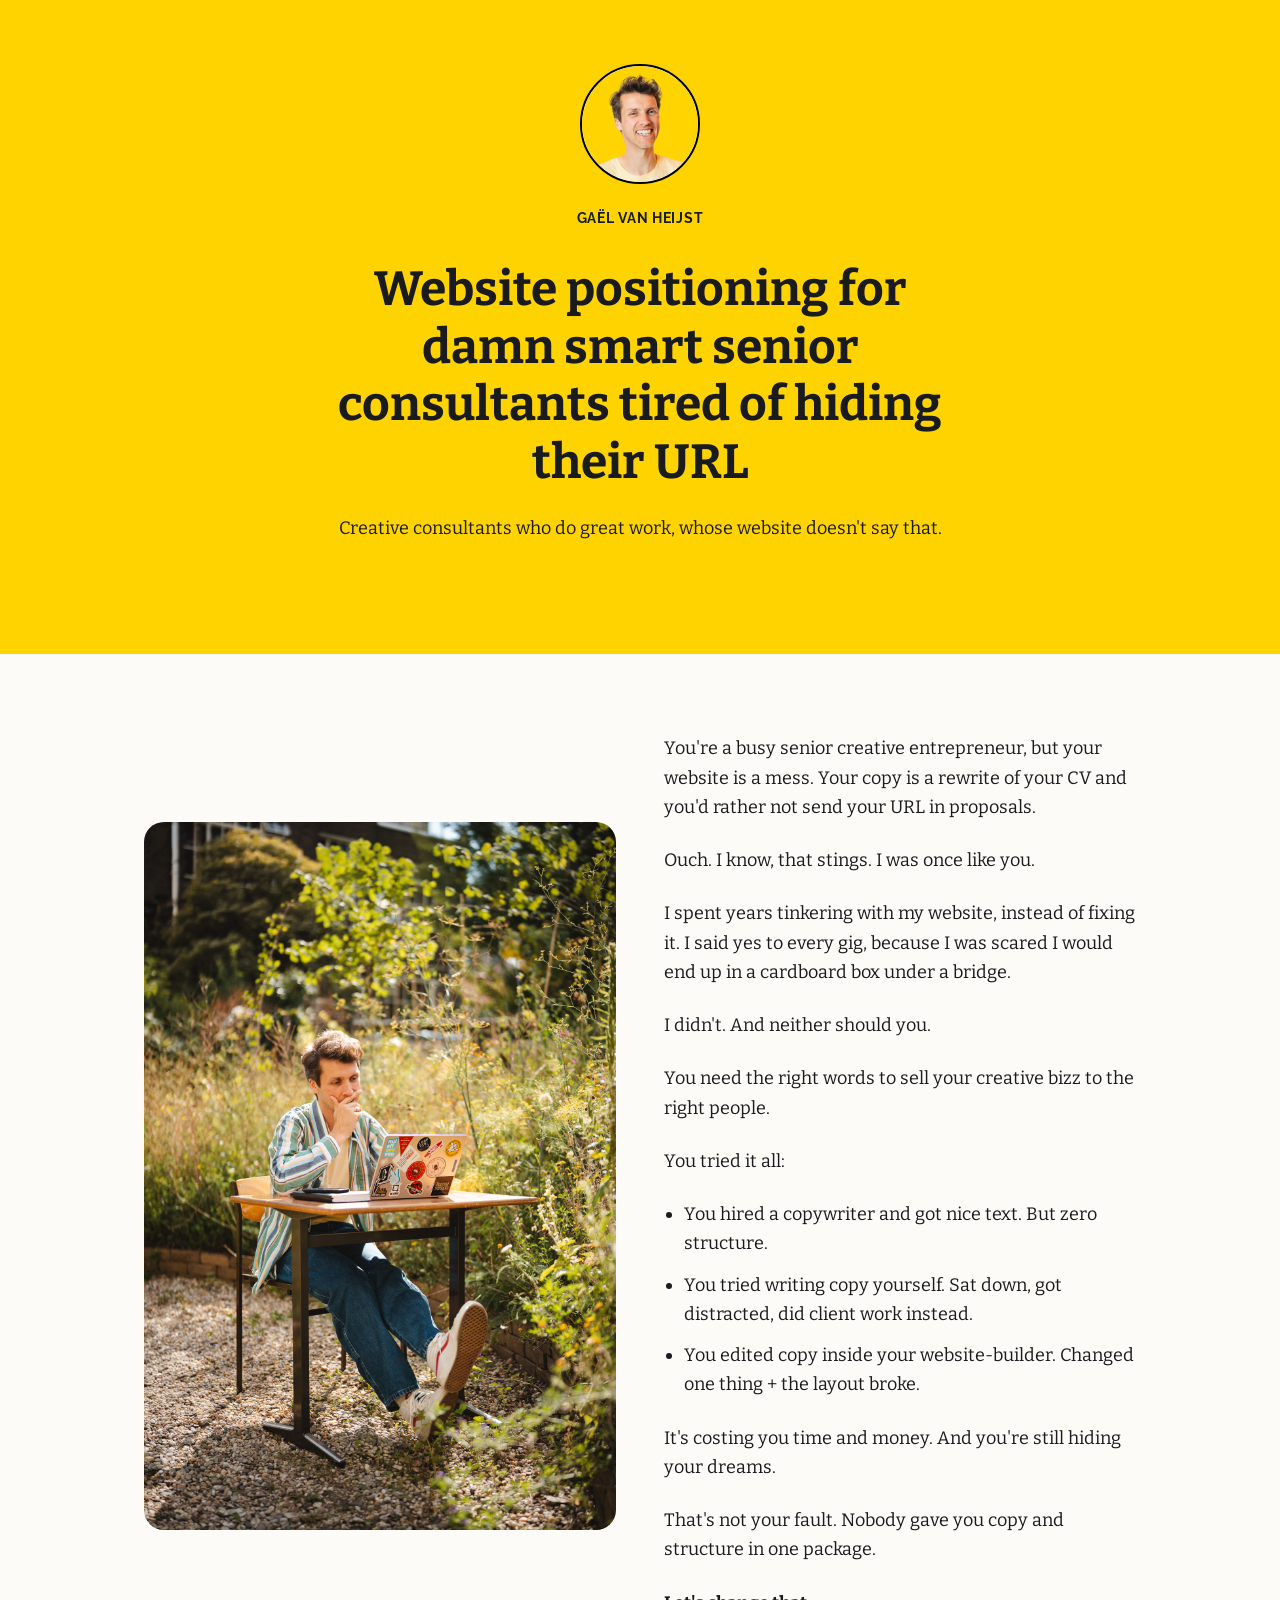
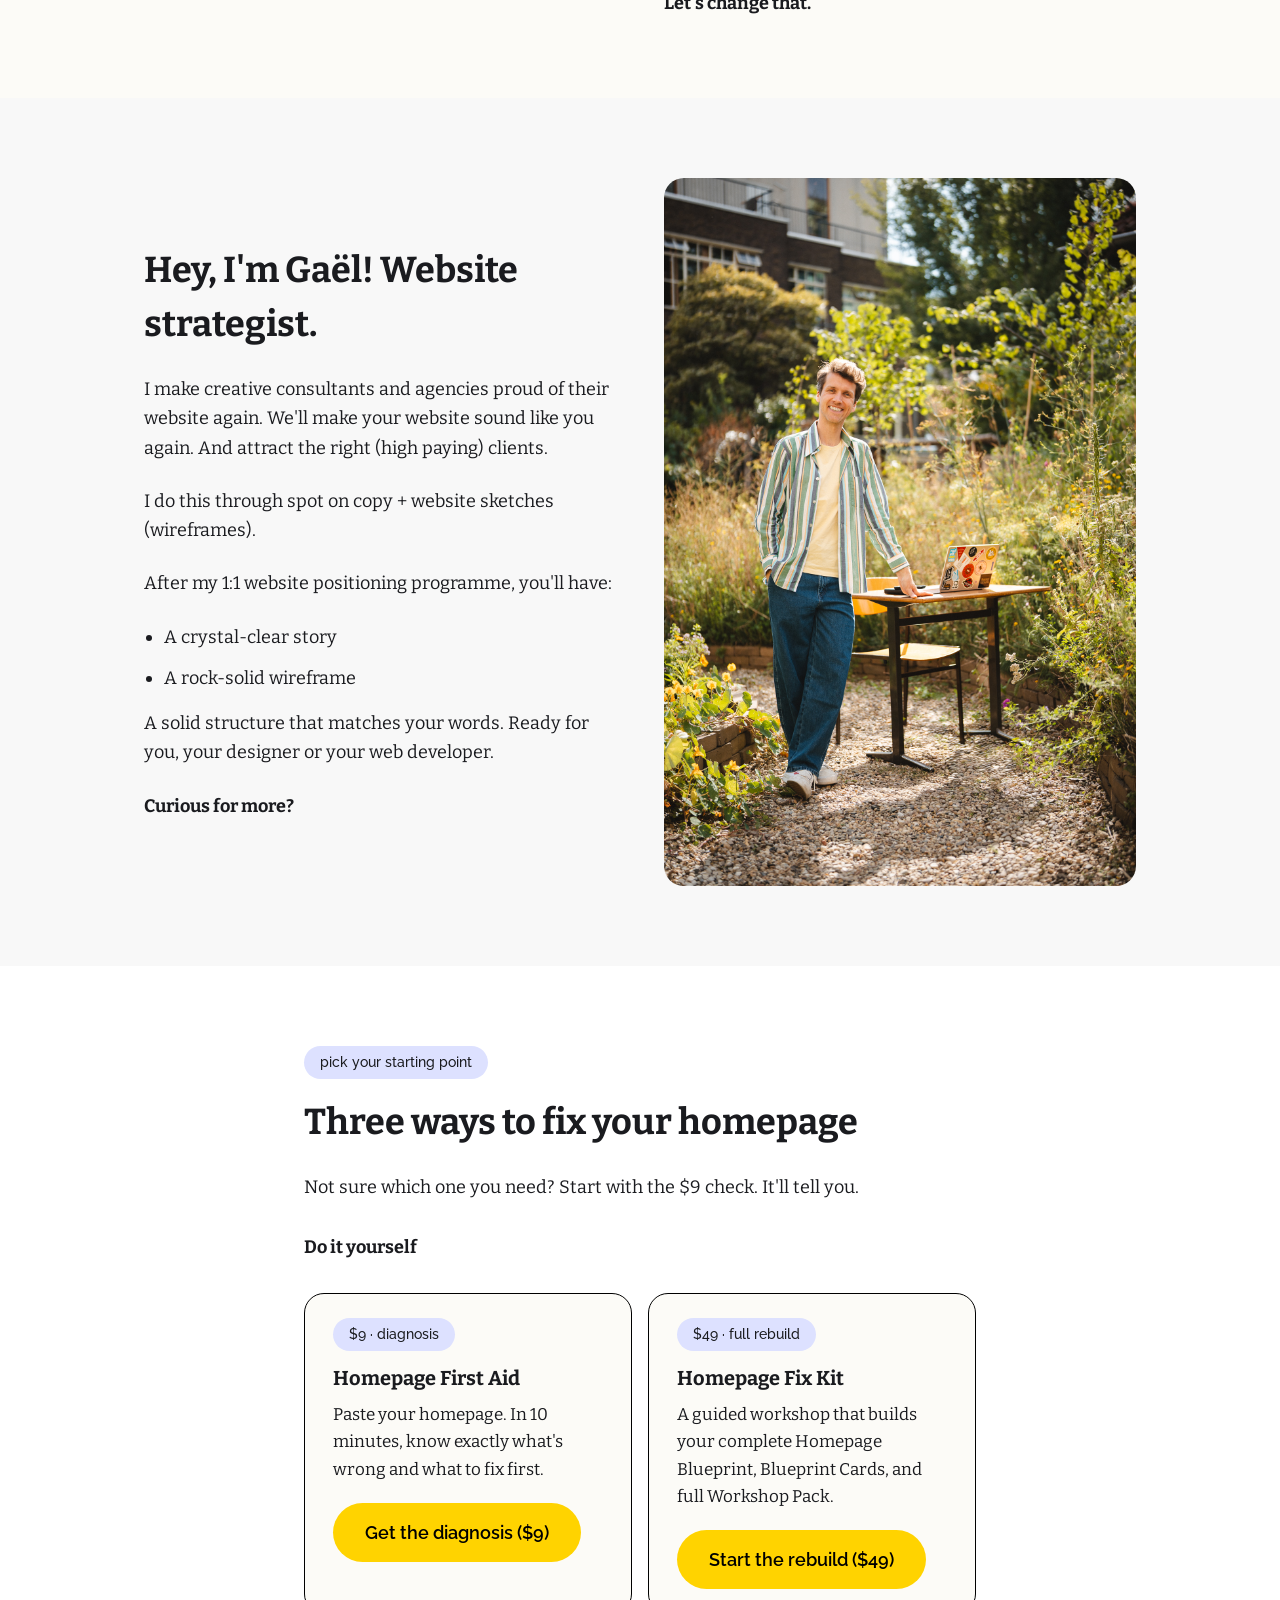
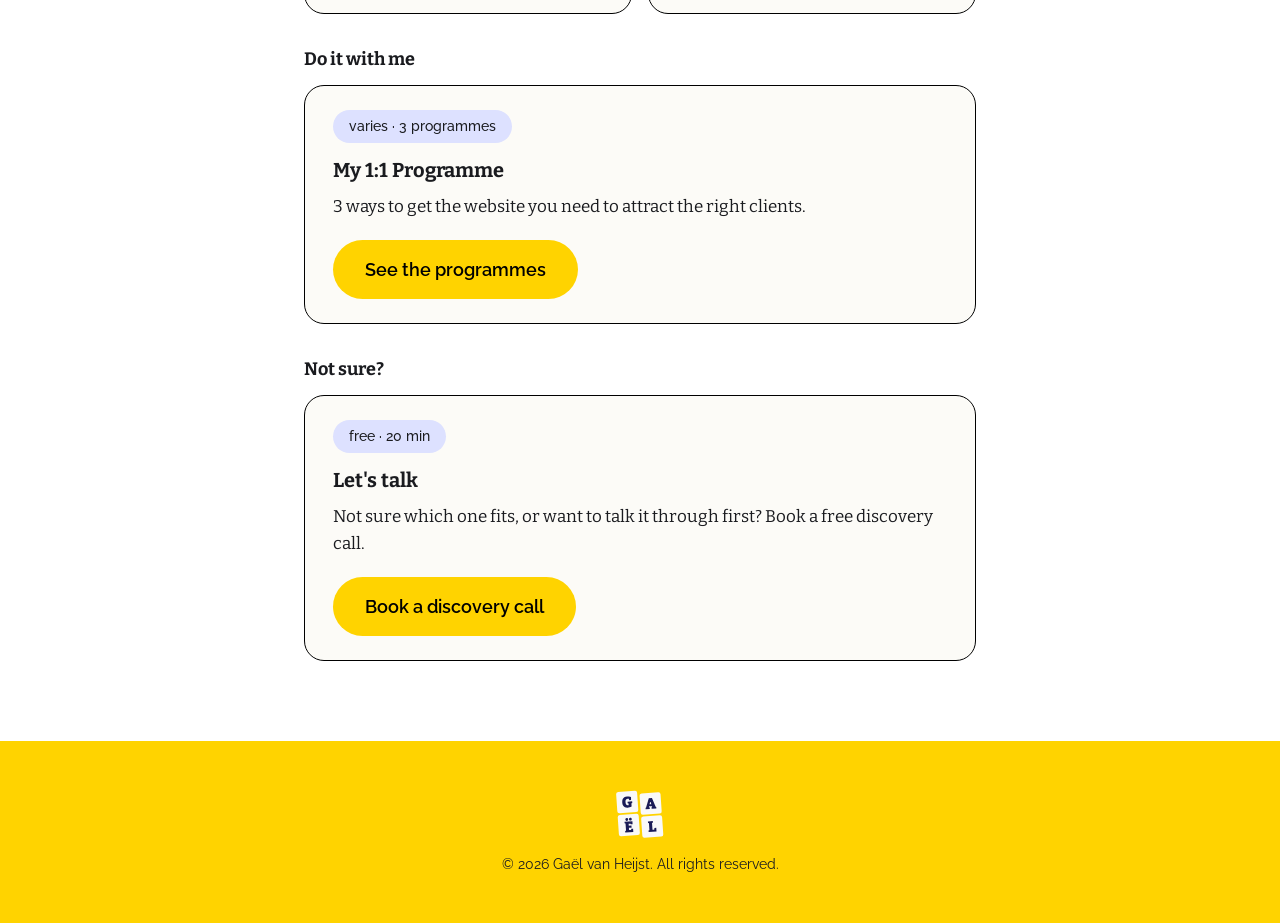
<file: index.html>
<!DOCTYPE html>
<html lang="en">
<head>
  <meta charset="UTF-8" />
  <meta name="viewport" content="width=device-width, initial-scale=1.0" />
  <title>Gaël van Heijst | Website strategist</title>
  <meta
    name="description"
    content="Website positioning for creative consultants. A $9 diagnosis, the $49 full rebuild, a 1:1 programme, or a free call to talk it through."
  />
  <link rel="preconnect" href="https://fonts.googleapis.com" />
  <link rel="preconnect" href="https://fonts.gstatic.com" crossorigin />
  <link
    href="https://fonts.googleapis.com/css2?family=Bitter:ital,wght@0,400;0,700;1,400&family=Raleway:wght@400;500;600;700&family=Caveat:wght@500;600;700&display=swap"
    rel="stylesheet"
  />
  <link rel="stylesheet" href="css/styles.css" />
</head>
<body>

  <!-- SECTION 1: PROFILE -->
  <section class="hero bg-yellow">
    <div class="container">
      <img src="images/founder.png" alt="Gaël van Heijst" class="founder-photo" />
      <div class="brand">Gaël van Heijst</div>
      <h1>Website positioning for damn smart senior consultants tired of hiding their URL</h1>
      <p class="subheadline">
        Creative consultants who do great work, whose website doesn't say
        that.
      </p>
    </div>
  </section>

  <!-- SECTION 2: PAIN POINTS -->
  <section class="bg-cream">
    <div class="story-container">
      <div class="story-grid">
        <img
          src="images/gael-story-3.jpg"
          alt="Gaël working at a desk, thinking"
          class="story-photo"
        />
        <div>
          <p class="body-text">
            You're a busy senior creative entrepreneur, but your website is a
            mess. Your copy is a rewrite of your CV and you'd rather not send
            your URL in proposals.
          </p>
          <p class="body-text">
            Ouch. I know, that stings. I was once like you.
          </p>
          <p class="body-text">
            I spent years tinkering with my website, instead of fixing it. I
            said yes to every gig, because I was scared I would end up in a
            cardboard box under a bridge.
          </p>
          <p class="body-text">
            I didn't. And neither should you.
          </p>
          <p class="body-text">
            You need the right words to sell your creative bizz to the right
            people.
          </p>
          <p class="body-text">You tried it all:</p>
          <ul class="pain-list">
            <li>You hired a copywriter and got nice text. But zero structure.</li>
            <li>You tried writing copy yourself. Sat down, got distracted, did client work instead.</li>
            <li>You edited copy inside your website-builder. Changed one thing + the layout broke.</li>
          </ul>
          <p class="body-text">
            It's costing you time and money. And you're still hiding your
            dreams.
          </p>
          <p class="body-text">
            That's not your fault. Nobody gave you copy and structure in one
            package.
          </p>
          <p class="body-text"><strong>Let's change that.</strong></p>
        </div>
      </div>
    </div>
  </section>

  <!-- SECTION 3: FOUNDER BIO -->
  <section class="bg-gray">
    <div class="story-container">
      <div class="story-grid story-grid--reverse">
        <img
          src="images/gael-story-2.jpg"
          alt="Gaël van Heijst, smiling"
          class="story-photo"
        />
        <div>
          <h2>Hey, I'm Gaël! Website strategist.</h2>
          <p class="body-text">
            I make creative consultants and agencies proud of their website
            again. We'll make your website sound like you again. And attract
            the right (high paying) clients.
          </p>
          <p class="body-text">
            I do this through spot on copy + website sketches (wireframes).
          </p>
          <p class="body-text">
            After my 1:1 website positioning programme, you'll have:
          </p>
          <ul class="founder-list">
            <li>A crystal-clear story</li>
            <li>A rock-solid wireframe</li>
          </ul>
          <p class="body-text">
            A solid structure that matches your words. Ready for you, your
            designer or your web developer.
          </p>
          <p class="body-text"><strong>Curious for more?</strong></p>
        </div>
      </div>
    </div>
  </section>

  <!-- SECTION 4: THREE PRODUCTS -->
  <section>
    <div class="container">
      <div class="section-label">pick your starting point</div>
      <h2>Three ways to fix your homepage</h2>
      <p class="body-text">
        Not sure which one you need? Start with the $9 check. It'll tell
        you.
      </p>

      <h3 class="tile-group-label">Do it yourself</h3>
      <div class="two-ways-grid">
        <a href="first-aid.html" class="shift-col" style="display:block; text-decoration:none; color:inherit;">
          <div class="section-label">$9 · diagnosis</div>
          <div class="card-title">Homepage First Aid</div>
          <p style="margin:0 0 20px 0; font-size: 1.0625rem; line-height: 1.6;">
            Paste your homepage. In 10 minutes, know exactly what's wrong
            and what to fix first.
          </p>
          <span class="cta-button">Get the diagnosis ($9)</span>
        </a>
        <a href="fix-kit.html" class="shift-col" style="display:block; text-decoration:none; color:inherit;">
          <div class="section-label">$49 · full rebuild</div>
          <div class="card-title">Homepage Fix Kit</div>
          <p style="margin:0 0 20px 0; font-size: 1.0625rem; line-height: 1.6;">
            A guided workshop that builds your complete Homepage Blueprint,
            Blueprint Cards, and full Workshop Pack.
          </p>
          <span class="cta-button">Start the rebuild ($49)</span>
        </a>
      </div>

      <h3 class="tile-group-label">Do it with me</h3>
      <a href="https://docs.google.com/document/d/10D0Tgp4dkzkoYN-Hy3ZQlvIHrV3dF6zoxlGqZt_1CGc/edit?usp=sharing" class="shift-col" target="_blank" rel="noopener" style="display:block; text-decoration:none; color:inherit;">
        <div class="section-label">varies · 3 programmes</div>
        <div class="card-title">My 1:1 Programme</div>
        <p style="margin:0 0 20px 0; font-size: 1.0625rem; line-height: 1.6;">
          3 ways to get the website you need to attract the right clients.
        </p>
        <span class="cta-button">See the programmes</span>
      </a>

      <h3 class="tile-group-label">Not sure?</h3>
      <a href="#" class="shift-col" data-discovery-button target="_blank" rel="noopener" style="display:block; text-decoration:none; color:inherit;">
        <div class="section-label">free · 20 min</div>
        <div class="card-title">Let's talk</div>
        <p style="margin:0 0 20px 0; font-size: 1.0625rem; line-height: 1.6;">
          Not sure which one fits, or want to talk it through first? Book a
          free discovery call.
        </p>
        <span class="cta-button">Book a discovery call</span>
      </a>
    </div>
  </section>

  <footer>
    <div class="container">
      <img src="images/logo_gael.svg" alt="Gaël van Heijst" style="width: 48px; height: auto; margin: 0 auto 16px auto;" />
      <p>&copy; <span id="year"></span> Gaël van Heijst. All rights reserved.</p>
    </div>
  </footer>

  <script src="config.js"></script>
  <script src="js/script.js"></script>
  <script>
    document.getElementById("year").textContent = new Date().getFullYear();
  </script>
</body>
</html>
</file>
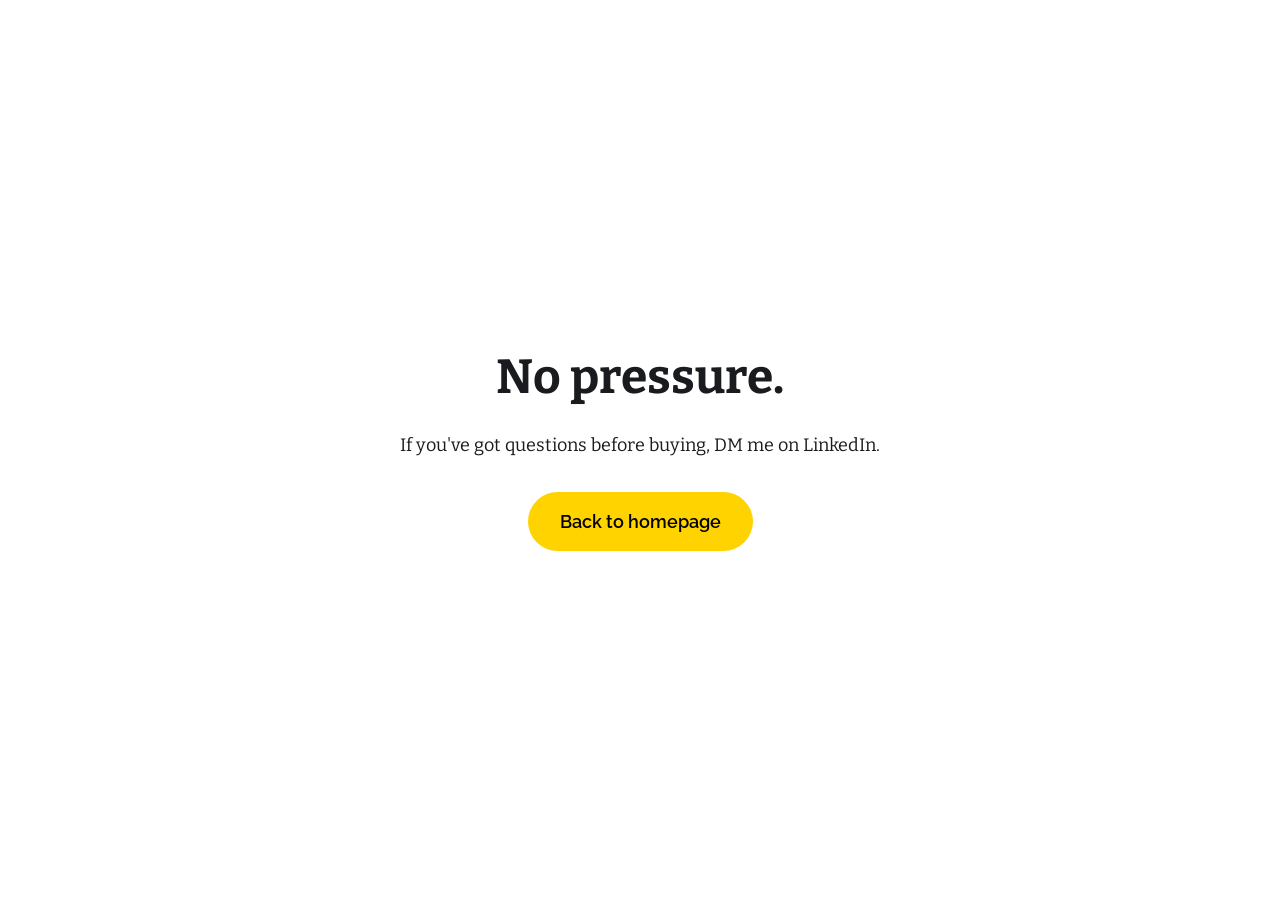
<file: cancel.html>
<!DOCTYPE html>
<html lang="en">
<head>
  <meta charset="UTF-8" />
  <meta name="viewport" content="width=device-width, initial-scale=1.0" />
  <title>No pressure | Homepage Fix Kit</title>
  <link rel="preconnect" href="https://fonts.googleapis.com" />
  <link rel="preconnect" href="https://fonts.gstatic.com" crossorigin />
  <link
    href="https://fonts.googleapis.com/css2?family=Bitter:ital,wght@0,400;0,700;1,400&family=Raleway:wght@400;500;600;700&family=Caveat:wght@500;600;700&display=swap"
    rel="stylesheet"
  />
  <link rel="stylesheet" href="css/styles.css" />
</head>
<body>
  <div class="simple-page">
    <div class="container">
      <h1>No pressure.</h1>
      <p class="body-text">
        If you've got questions before buying, DM me on LinkedIn.
      </p>
      <div class="cta-wrap">
        <a href="fix-kit.html" class="cta-button">Back to homepage</a>
      </div>
    </div>
  </div>
</body>
</html>
</file>
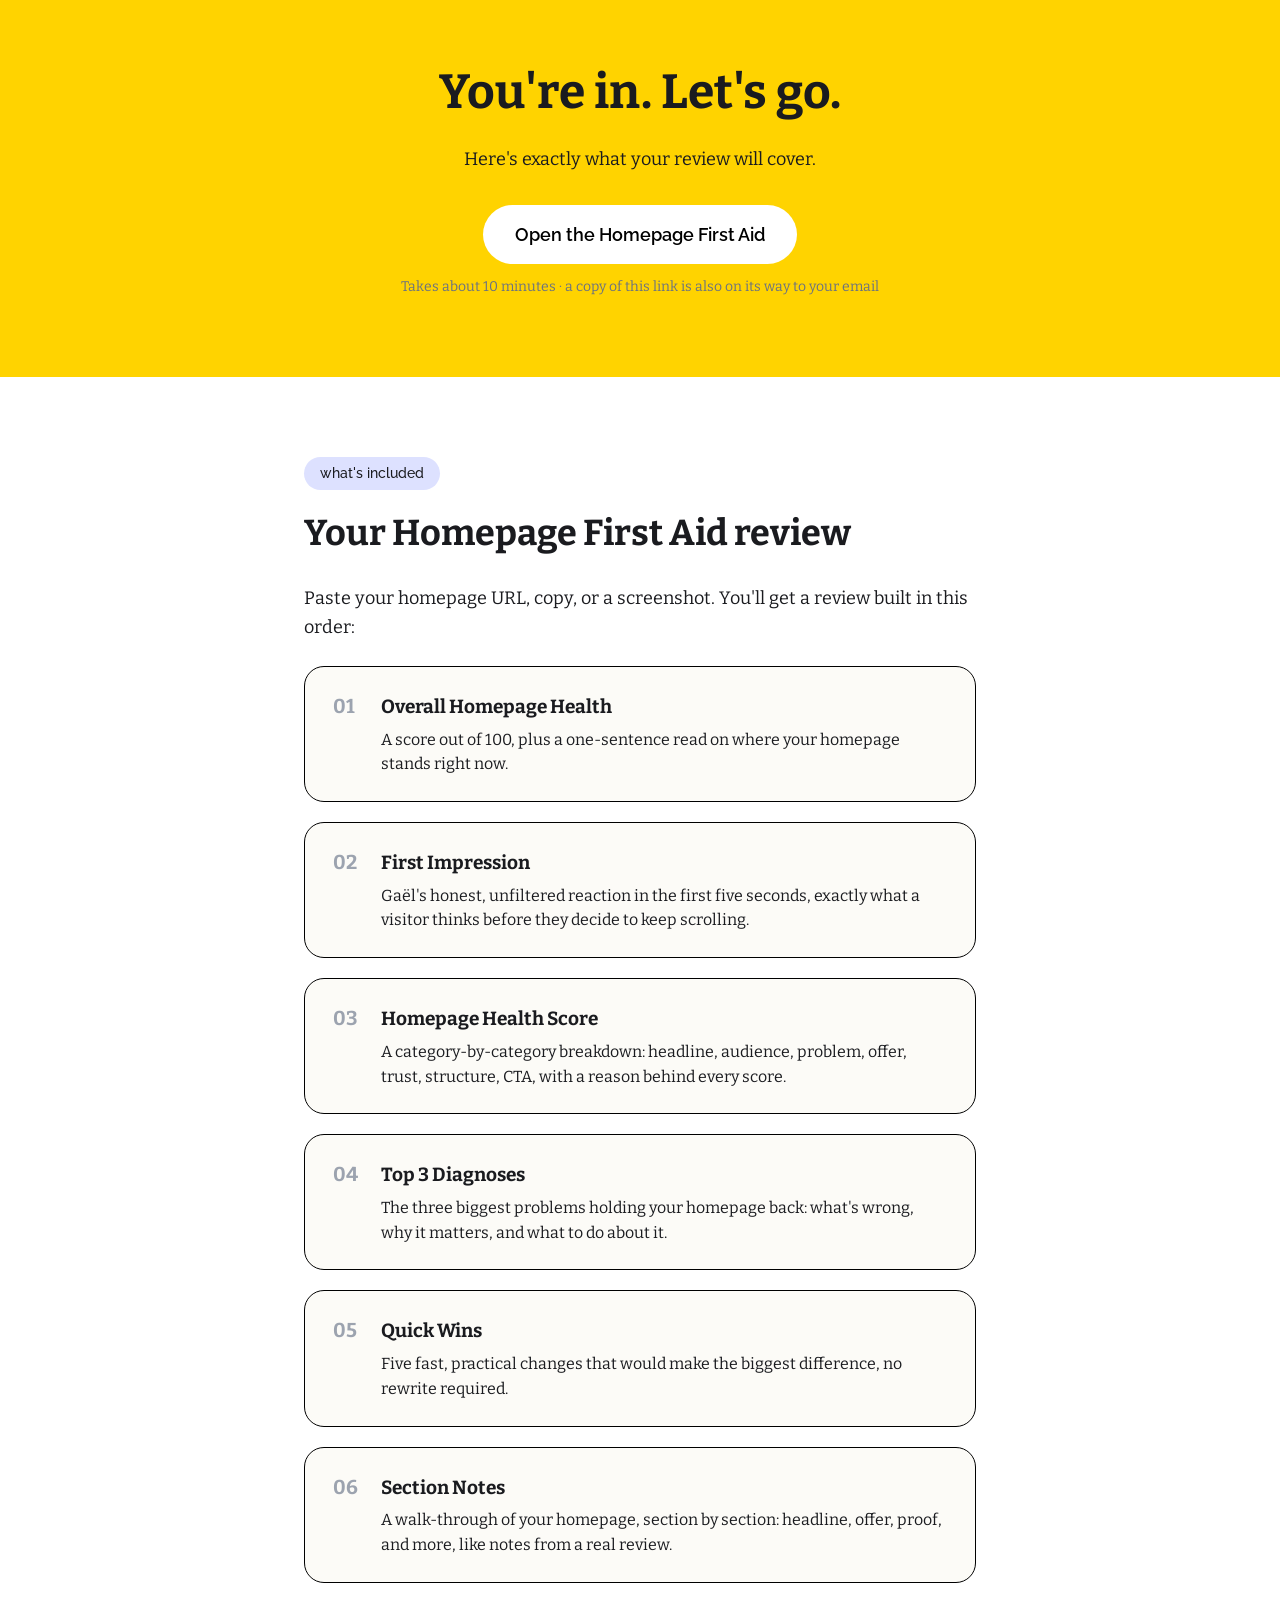
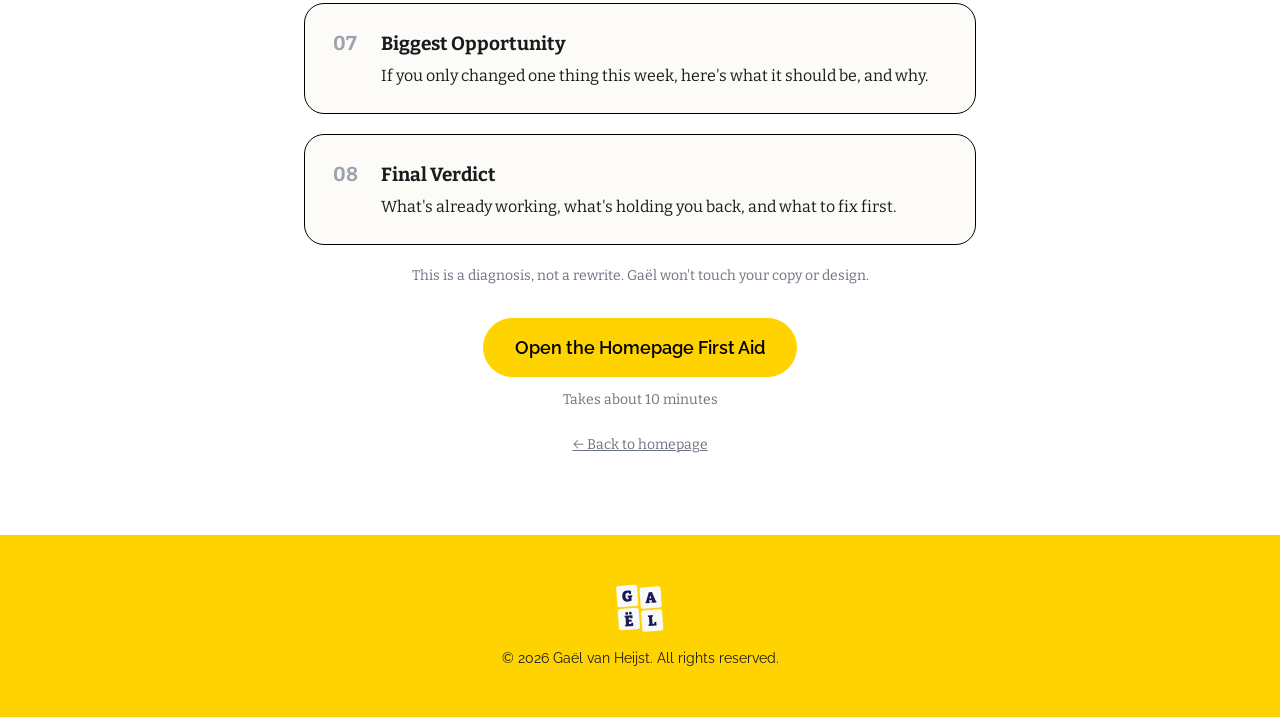
<file: first-aid-success.html>
<!DOCTYPE html>
<html lang="en">
<head>
  <meta charset="UTF-8" />
  <meta name="viewport" content="width=device-width, initial-scale=1.0" />
  <title>You're in | Homepage First Aid</title>
  <link rel="preconnect" href="https://fonts.googleapis.com" />
  <link rel="preconnect" href="https://fonts.gstatic.com" crossorigin />
  <link
    href="https://fonts.googleapis.com/css2?family=Bitter:ital,wght@0,400;0,700;1,400&family=Raleway:wght@400;500;600;700&family=Caveat:wght@500;600;700&display=swap"
    rel="stylesheet"
  />
  <link rel="stylesheet" href="css/styles.css" />
</head>
<body>

  <section class="hero bg-yellow" style="padding-top: 64px;">
    <div class="container">
      <h1>You're in. Let's go.</h1>
      <p class="subheadline">Here's exactly what your review will cover.</p>
      <div class="cta-wrap">
        <a href="#" class="cta-button cta-button--white" data-firstaid-gpt-button target="_blank" rel="noopener">Open the Homepage First Aid</a>
        <p class="trust-line">Takes about 10 minutes · a copy of this link is also on its way to your email</p>
      </div>
    </div>
  </section>

  <section>
    <div class="container">
      <div class="section-label">what's included</div>
      <h2>Your Homepage First Aid review</h2>
      <p class="body-text">
        Paste your homepage URL, copy, or a screenshot. You'll get a review
        built in this order:
      </p>

      <div class="pack-item">
        <div class="pack-item-number">01</div>
        <div>
          <h3>Overall Homepage Health</h3>
          <p>A score out of 100, plus a one-sentence read on where your homepage stands right now.</p>
        </div>
      </div>
      <div class="pack-item">
        <div class="pack-item-number">02</div>
        <div>
          <h3>First Impression</h3>
          <p>Gaël's honest, unfiltered reaction in the first five seconds, exactly what a visitor thinks before they decide to keep scrolling.</p>
        </div>
      </div>
      <div class="pack-item">
        <div class="pack-item-number">03</div>
        <div>
          <h3>Homepage Health Score</h3>
          <p>A category-by-category breakdown: headline, audience, problem, offer, trust, structure, CTA, with a reason behind every score.</p>
        </div>
      </div>
      <div class="pack-item">
        <div class="pack-item-number">04</div>
        <div>
          <h3>Top 3 Diagnoses</h3>
          <p>The three biggest problems holding your homepage back: what's wrong, why it matters, and what to do about it.</p>
        </div>
      </div>
      <div class="pack-item">
        <div class="pack-item-number">05</div>
        <div>
          <h3>Quick Wins</h3>
          <p>Five fast, practical changes that would make the biggest difference, no rewrite required.</p>
        </div>
      </div>
      <div class="pack-item">
        <div class="pack-item-number">06</div>
        <div>
          <h3>Section Notes</h3>
          <p>A walk-through of your homepage, section by section: headline, offer, proof, and more, like notes from a real review.</p>
        </div>
      </div>
      <div class="pack-item">
        <div class="pack-item-number">07</div>
        <div>
          <h3>Biggest Opportunity</h3>
          <p>If you only changed one thing this week, here's what it should be, and why.</p>
        </div>
      </div>
      <div class="pack-item">
        <div class="pack-item-number">08</div>
        <div>
          <h3>Final Verdict</h3>
          <p>What's already working, what's holding you back, and what to fix first.</p>
        </div>
      </div>

      <p class="trust-line">This is a diagnosis, not a rewrite. Gaël won't touch your copy or design.</p>

      <div class="cta-wrap">
        <a href="#" class="cta-button" data-firstaid-gpt-button target="_blank" rel="noopener">Open the Homepage First Aid</a>
        <p class="trust-line">Takes about 10 minutes</p>
      </div>
      <p class="trust-line" style="margin-top: 24px;">
        <a href="first-aid.html" style="color: inherit;">← Back to homepage</a>
      </p>
    </div>
  </section>

  <footer>
    <div class="container">
      <img src="images/logo_gael.svg" alt="Gaël van Heijst" style="width: 48px; height: auto; margin: 0 auto 16px auto;" />
      <p>&copy; <span id="year"></span> Gaël van Heijst. All rights reserved.</p>
    </div>
  </footer>

  <script src="config.js"></script>
  <script src="js/script.js"></script>
  <script>
    document.getElementById("year").textContent = new Date().getFullYear();
  </script>
</body>
</html>
</file>
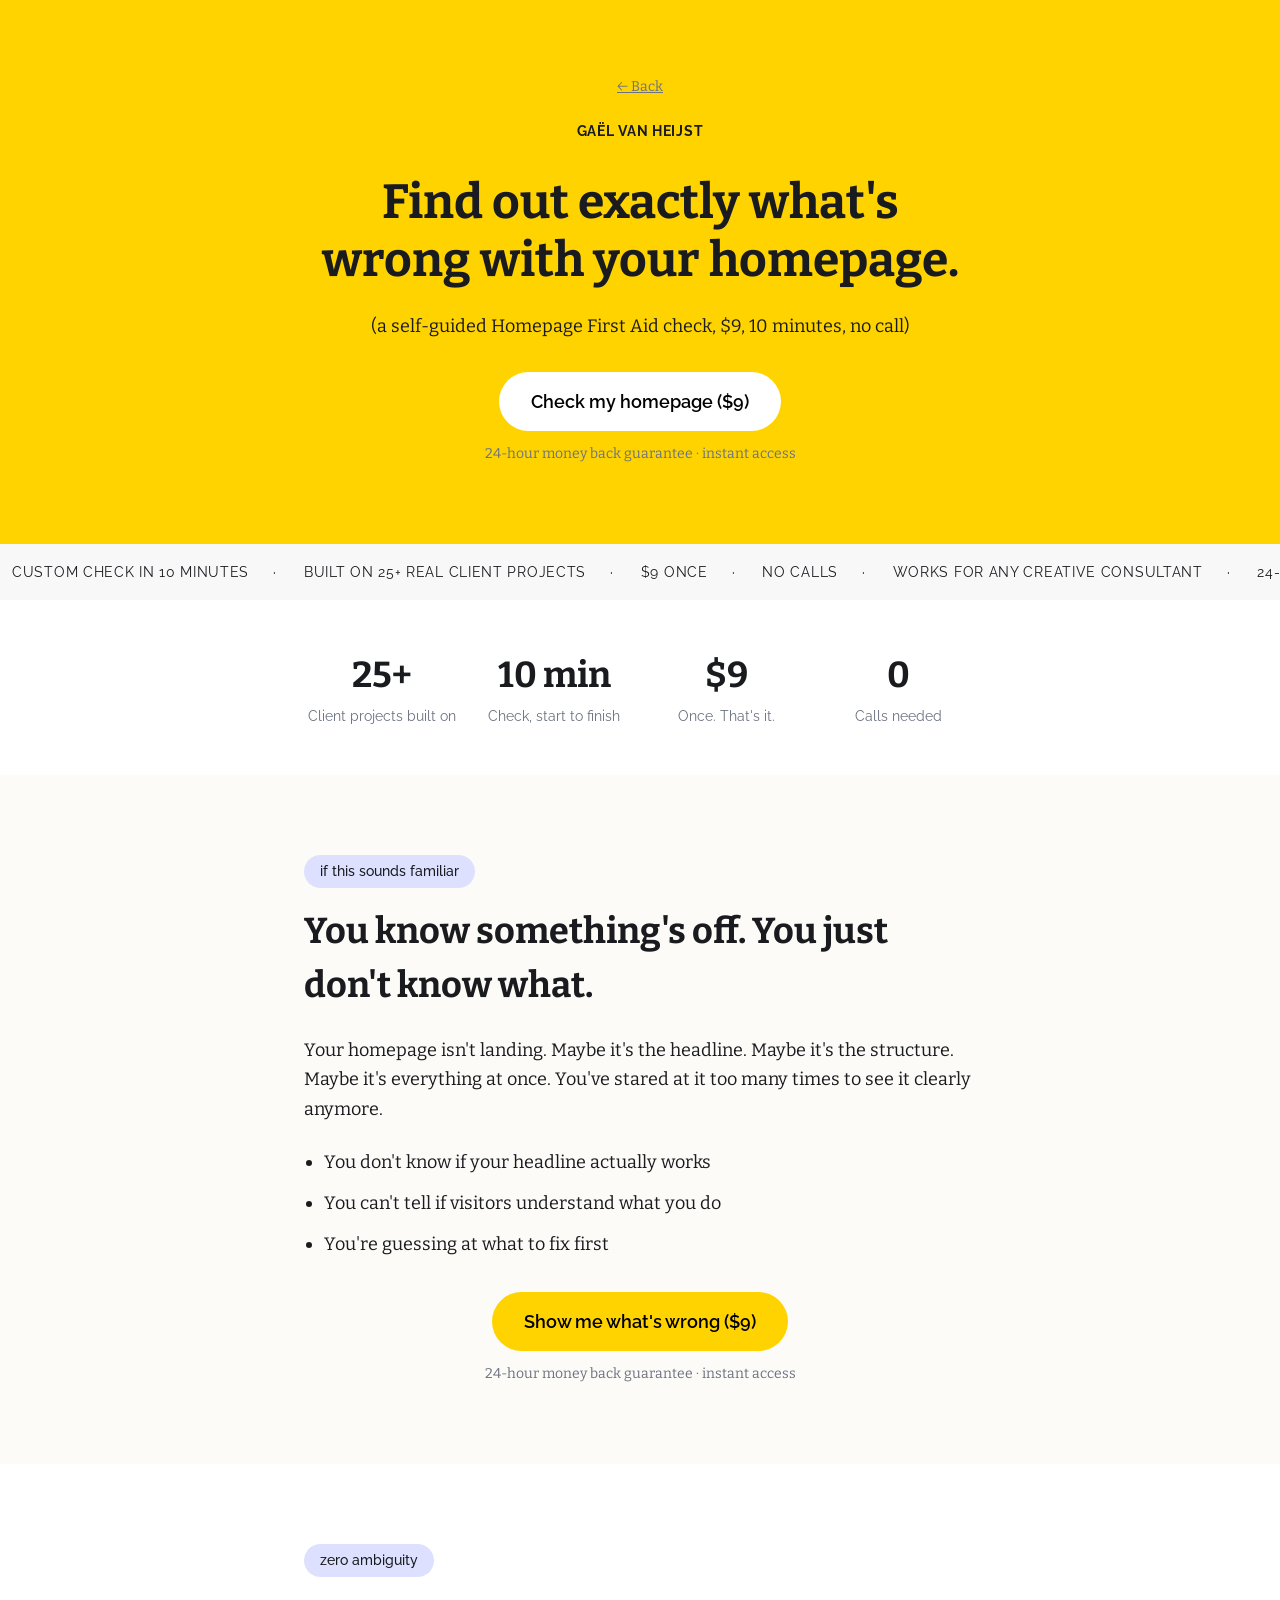
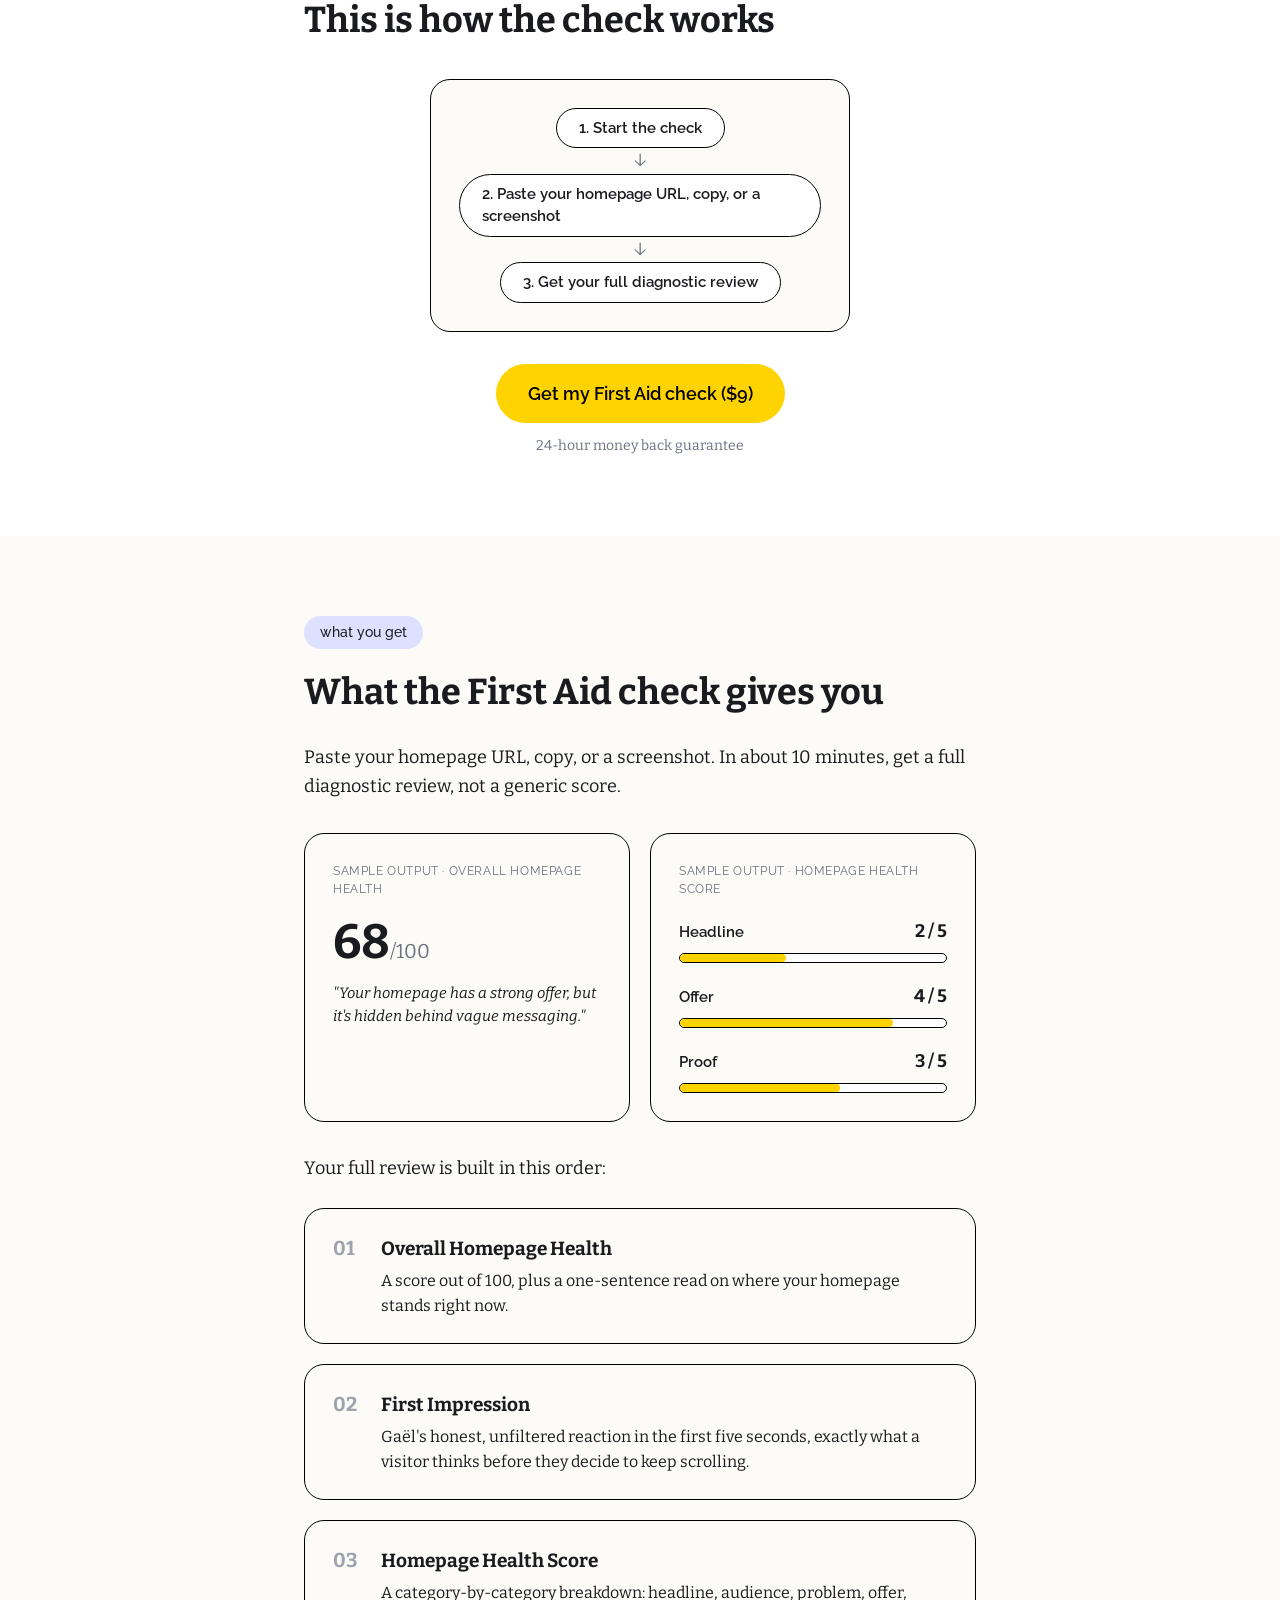
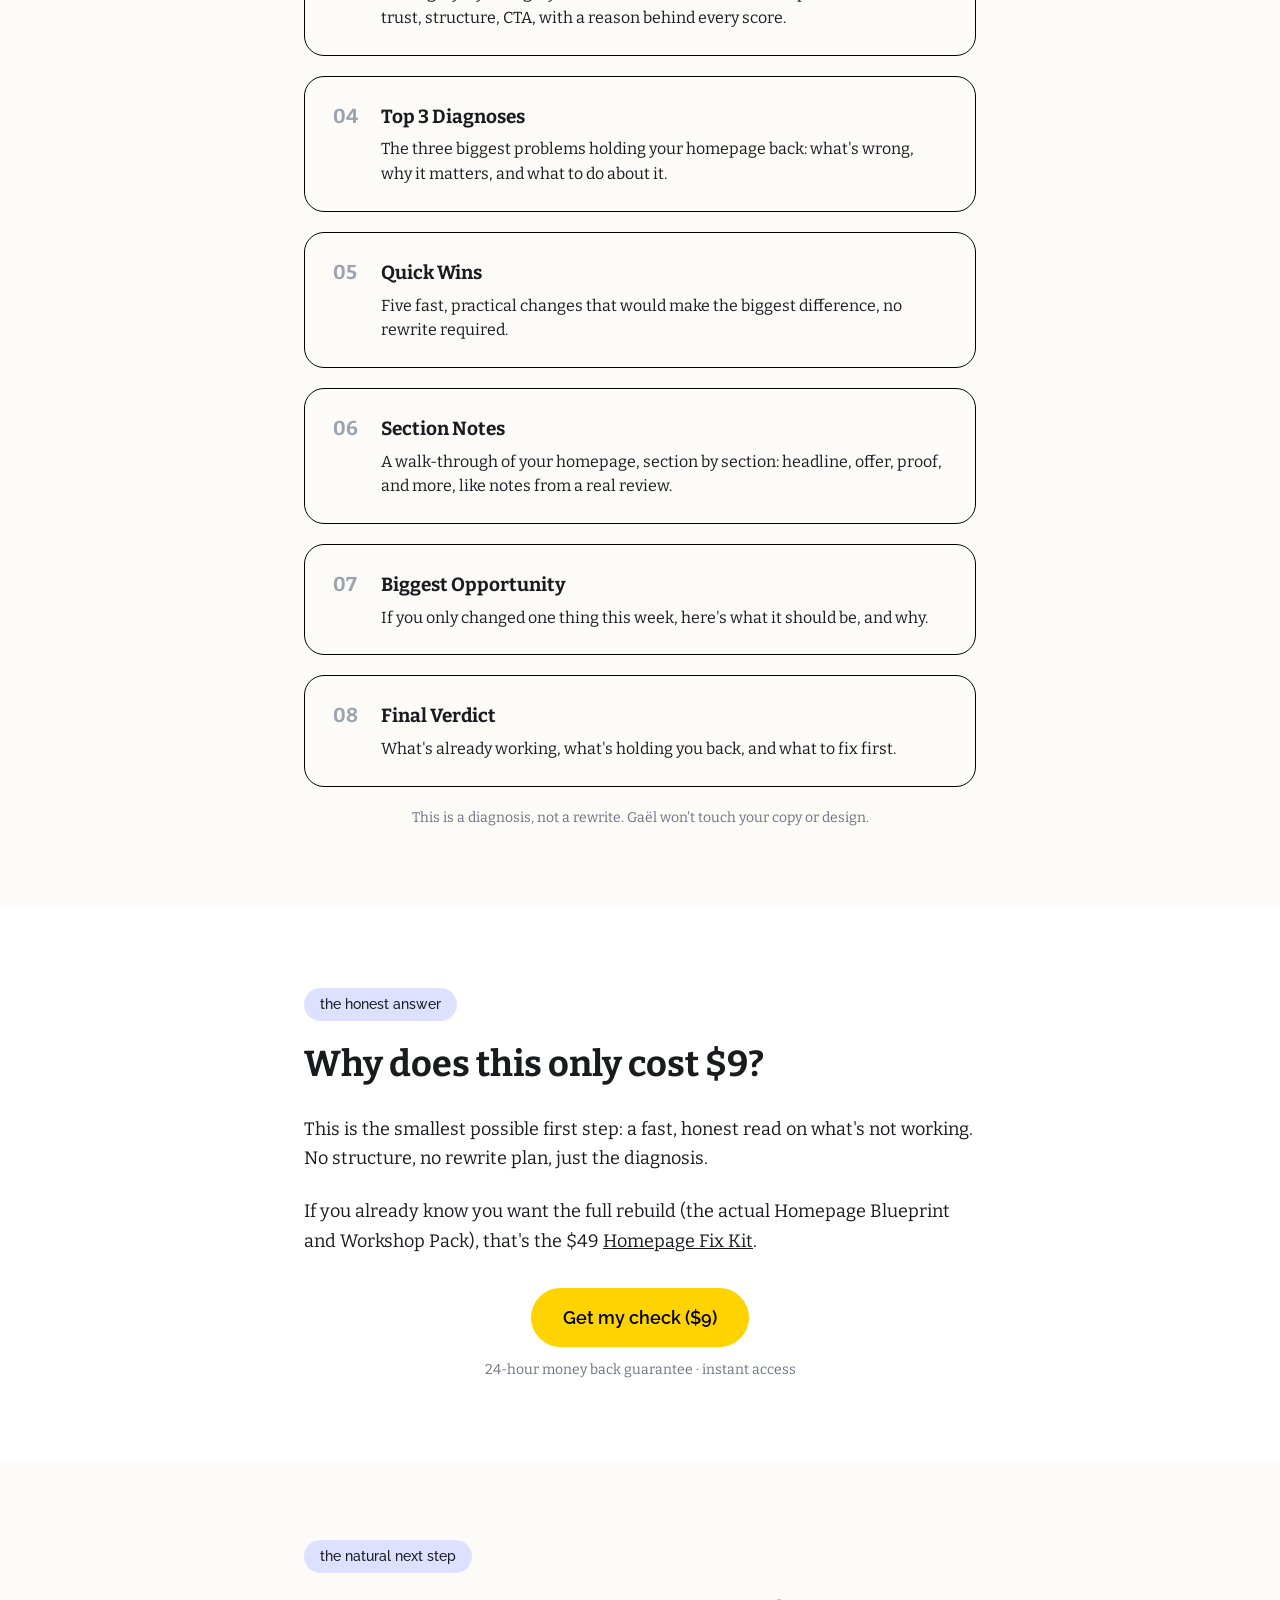
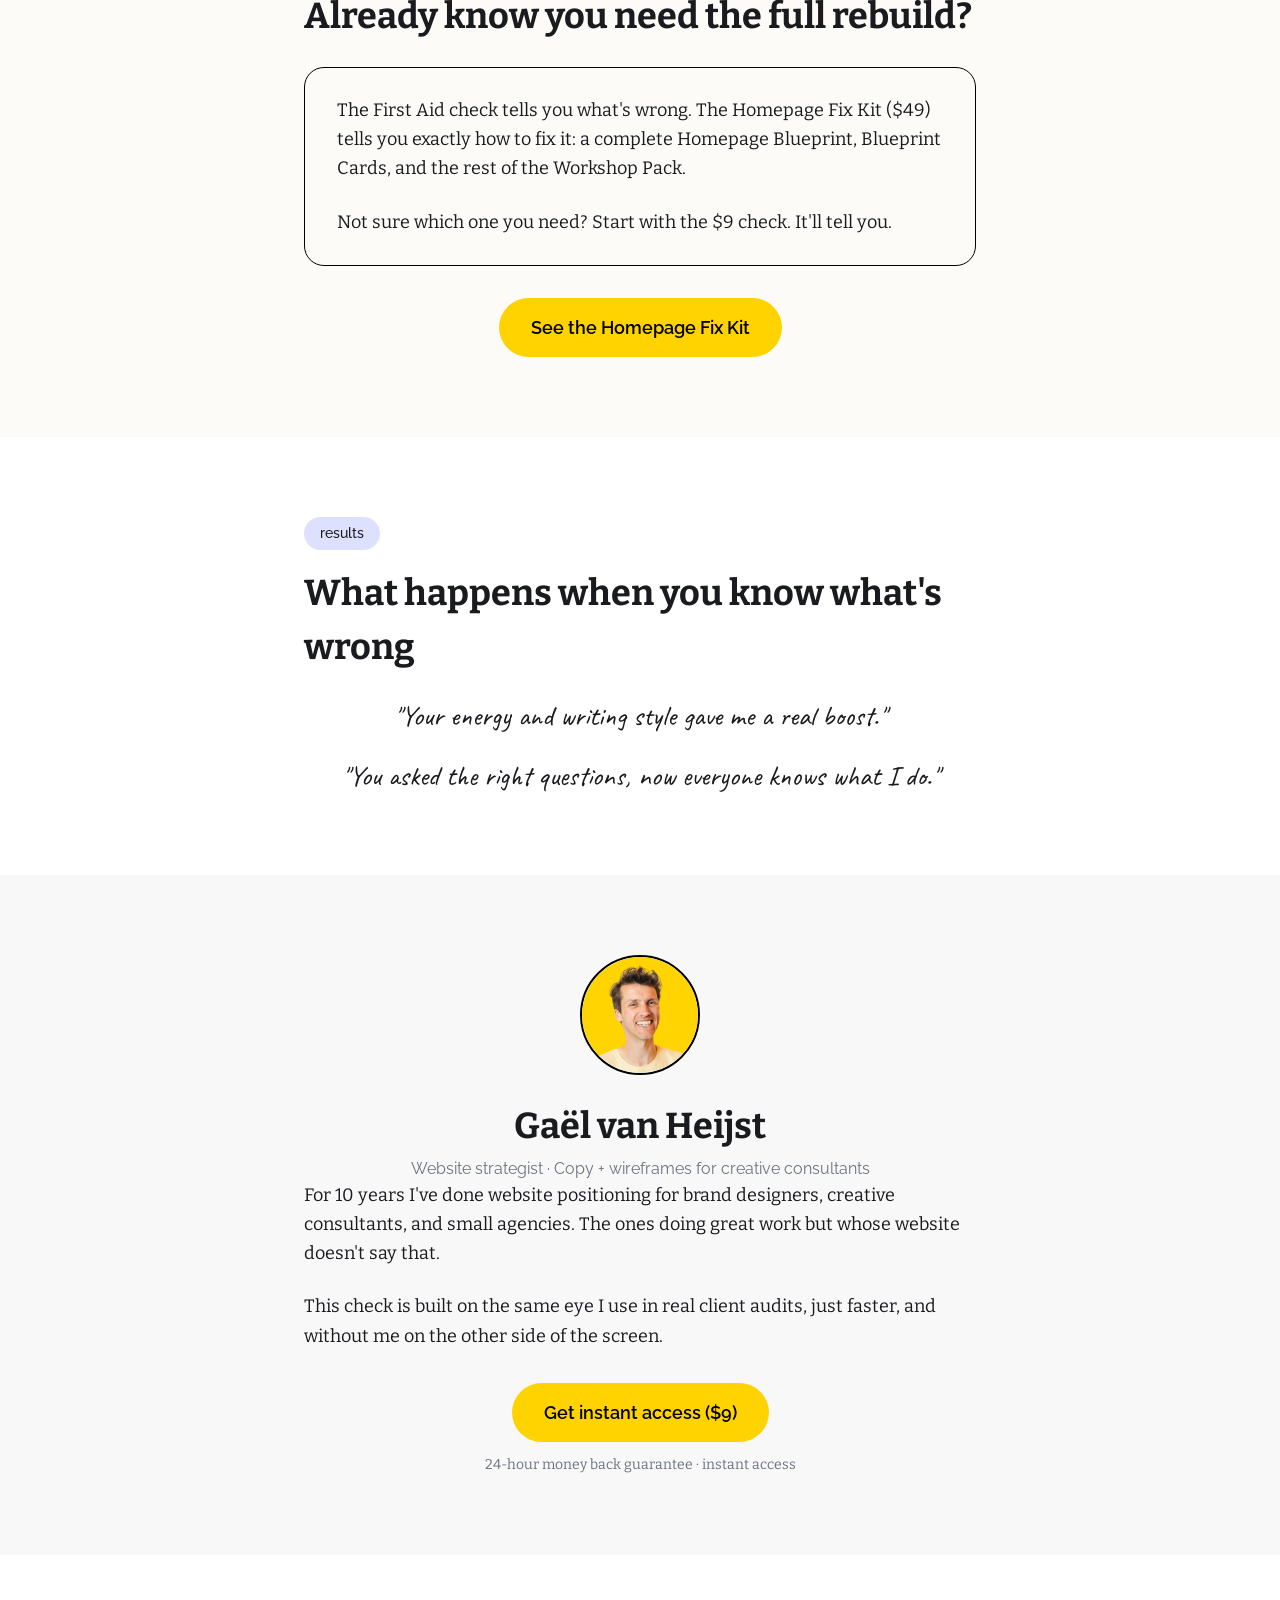
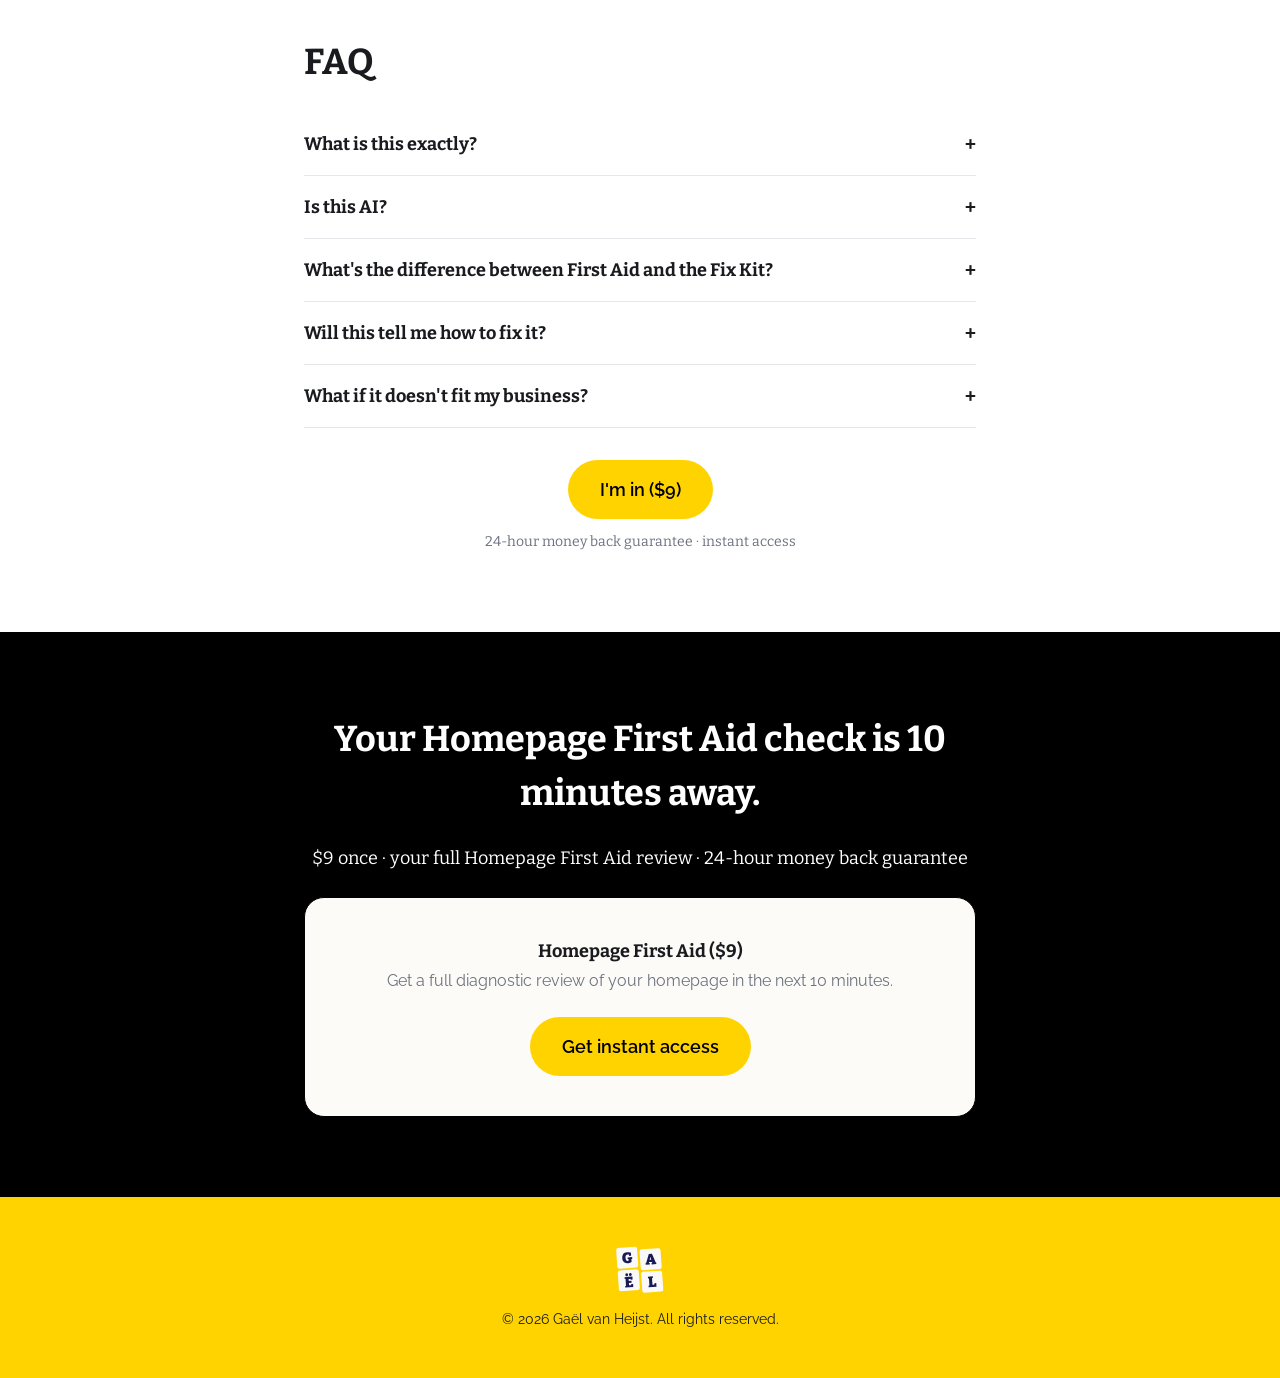
<file: first-aid.html>
<!DOCTYPE html>
<html lang="en">
<head>
  <meta charset="UTF-8" />
  <meta name="viewport" content="width=device-width, initial-scale=1.0" />
  <title>Homepage First Aid | Gaël van Heijst</title>
  <meta
    name="description"
    content="A self-guided Homepage First Aid check that tells you exactly what's wrong with your homepage. $9, 10 minutes, no calls."
  />
  <link rel="preconnect" href="https://fonts.googleapis.com" />
  <link rel="preconnect" href="https://fonts.gstatic.com" crossorigin />
  <link
    href="https://fonts.googleapis.com/css2?family=Bitter:ital,wght@0,400;0,700;1,400&family=Raleway:wght@400;500;600;700&family=Caveat:wght@500;600;700&display=swap"
    rel="stylesheet"
  />
  <link rel="stylesheet" href="css/styles.css" />
</head>
<body>

  <!-- SECTION 1: HERO -->
  <section class="hero bg-yellow">
    <div class="container">
      <p class="trust-line" style="margin-bottom: 24px;"><a href="index.html" style="color: inherit;">← Back</a></p>
      <div class="brand">Gaël van Heijst</div>
      <h1>Find out exactly what's wrong with your homepage.</h1>
      <p class="subheadline">(a self-guided Homepage First Aid check, $9, 10 minutes, no call)</p>
      <div class="cta-wrap">
        <a href="#" class="cta-button cta-button--white" data-firstaid-checkout-button>Check my homepage ($9)</a>
        <p class="trust-line">24-hour money back guarantee · instant access</p>
      </div>
    </div>
  </section>

  <!-- SECTION 2: SOCIAL PROOF TICKER -->
  <div class="ticker" aria-hidden="false">
    <div class="ticker-track">
      <span>Custom check in 10 minutes</span><span>·</span>
      <span>Built on 25+ real client projects</span><span>·</span>
      <span>$9 once</span><span>·</span>
      <span>No calls</span><span>·</span>
      <span>Works for any creative consultant</span><span>·</span>
      <span>24-hour guarantee</span><span>·</span>
      <!-- duplicate for seamless loop -->
      <span>Custom check in 10 minutes</span><span>·</span>
      <span>Built on 25+ real client projects</span><span>·</span>
      <span>$9 once</span><span>·</span>
      <span>No calls</span><span>·</span>
      <span>Works for any creative consultant</span><span>·</span>
      <span>24-hour guarantee</span>
    </div>
  </div>

  <!-- SECTION 3: STATS BAR -->
  <section class="stats-bar">
    <div class="container">
      <div class="stats-grid">
        <div class="stat">
          <div class="stat-number">25+</div>
          <div class="stat-label">Client projects built on</div>
        </div>
        <div class="stat">
          <div class="stat-number">10 min</div>
          <div class="stat-label">Check, start to finish</div>
        </div>
        <div class="stat">
          <div class="stat-number">$9</div>
          <div class="stat-label">Once. That's it.</div>
        </div>
        <div class="stat">
          <div class="stat-number">0</div>
          <div class="stat-label">Calls needed</div>
        </div>
      </div>
    </div>
  </section>

  <!-- SECTION 4: PAIN POINTS -->
  <section class="bg-cream">
    <div class="container">
      <div class="section-label">if this sounds familiar</div>
      <h2>You know something's off. You just don't know what.</h2>
      <p class="body-text">
        Your homepage isn't landing. Maybe it's the headline. Maybe it's the
        structure. Maybe it's everything at once. You've stared at it too
        many times to see it clearly anymore.
      </p>
      <ul class="pain-list">
        <li>You don't know if your headline actually works</li>
        <li>You can't tell if visitors understand what you do</li>
        <li>You're guessing at what to fix first</li>
      </ul>
      <div class="cta-wrap">
        <a href="#" class="cta-button" data-firstaid-checkout-button>Show me what's wrong ($9)</a>
        <p class="trust-line">24-hour money back guarantee · instant access</p>
      </div>
    </div>
  </section>

  <!-- SECTION 5: HOW IT WORKS -->
  <section>
    <div class="container">
      <div class="section-label">zero ambiguity</div>
      <h2>This is how the check works</h2>
      <div class="blueprint-flow" style="max-width: 420px; margin: 32px auto 0 auto;">
        <div class="blueprint-flow-steps">
          <div class="blueprint-flow-step">1. Start the check</div>
          <div class="blueprint-flow-arrow">↓</div>
          <div class="blueprint-flow-step">2. Paste your homepage URL, copy, or a screenshot</div>
          <div class="blueprint-flow-arrow">↓</div>
          <div class="blueprint-flow-step">3. Get your full diagnostic review</div>
        </div>
      </div>
      <div class="cta-wrap">
        <a href="#" class="cta-button" data-firstaid-checkout-button>Get my First Aid check ($9)</a>
        <p class="trust-line">24-hour money back guarantee</p>
      </div>
    </div>
  </section>

  <!-- SECTION 6: WHAT YOU GET -->
  <section class="bg-cream">
    <div class="container">
      <div class="section-label">what you get</div>
      <h2>What the First Aid check gives you</h2>
      <p class="body-text">
        Paste your homepage URL, copy, or a screenshot. In about 10 minutes,
        get a full diagnostic review, not a generic score.
      </p>

      <div class="blueprint-visual">
        <div class="score-panel">
          <div class="score-panel-title">Sample output · Overall Homepage Health</div>
          <div style="font-family: var(--font-heading); font-weight: 700; font-size: 3rem; line-height: 1;">
            68<span style="font-size: 1.25rem; color: var(--color-gray-500); font-weight: 400;">/100</span>
          </div>
          <p style="margin-top: 16px; font-style: italic; font-size: 0.9375rem;">"Your homepage has a strong offer, but it's hidden behind vague messaging."</p>
        </div>
        <div class="score-panel">
          <div class="score-panel-title">Sample output · Homepage Health Score</div>
          <div class="score-item">
            <div class="score-item-head">
              <span class="score-label">Headline</span>
              <span class="score-value">2 / 5</span>
            </div>
            <div class="score-bar-track"><div class="score-bar-fill" style="width: 40%"></div></div>
          </div>
          <div class="score-item">
            <div class="score-item-head">
              <span class="score-label">Offer</span>
              <span class="score-value">4 / 5</span>
            </div>
            <div class="score-bar-track"><div class="score-bar-fill" style="width: 80%"></div></div>
          </div>
          <div class="score-item">
            <div class="score-item-head">
              <span class="score-label">Proof</span>
              <span class="score-value">3 / 5</span>
            </div>
            <div class="score-bar-track"><div class="score-bar-fill" style="width: 60%"></div></div>
          </div>
        </div>
      </div>

      <p class="body-text">Your full review is built in this order:</p>

      <div class="pack-item">
        <div class="pack-item-number">01</div>
        <div>
          <h3>Overall Homepage Health</h3>
          <p>A score out of 100, plus a one-sentence read on where your homepage stands right now.</p>
        </div>
      </div>
      <div class="pack-item">
        <div class="pack-item-number">02</div>
        <div>
          <h3>First Impression</h3>
          <p>Gaël's honest, unfiltered reaction in the first five seconds, exactly what a visitor thinks before they decide to keep scrolling.</p>
        </div>
      </div>
      <div class="pack-item">
        <div class="pack-item-number">03</div>
        <div>
          <h3>Homepage Health Score</h3>
          <p>A category-by-category breakdown: headline, audience, problem, offer, trust, structure, CTA, with a reason behind every score.</p>
        </div>
      </div>
      <div class="pack-item">
        <div class="pack-item-number">04</div>
        <div>
          <h3>Top 3 Diagnoses</h3>
          <p>The three biggest problems holding your homepage back: what's wrong, why it matters, and what to do about it.</p>
        </div>
      </div>
      <div class="pack-item">
        <div class="pack-item-number">05</div>
        <div>
          <h3>Quick Wins</h3>
          <p>Five fast, practical changes that would make the biggest difference, no rewrite required.</p>
        </div>
      </div>
      <div class="pack-item">
        <div class="pack-item-number">06</div>
        <div>
          <h3>Section Notes</h3>
          <p>A walk-through of your homepage, section by section: headline, offer, proof, and more, like notes from a real review.</p>
        </div>
      </div>
      <div class="pack-item">
        <div class="pack-item-number">07</div>
        <div>
          <h3>Biggest Opportunity</h3>
          <p>If you only changed one thing this week, here's what it should be, and why.</p>
        </div>
      </div>
      <div class="pack-item">
        <div class="pack-item-number">08</div>
        <div>
          <h3>Final Verdict</h3>
          <p>What's already working, what's holding you back, and what to fix first.</p>
        </div>
      </div>

      <p class="trust-line">This is a diagnosis, not a rewrite. Gaël won't touch your copy or design.</p>
    </div>
  </section>

  <!-- SECTION 7: WHY $9 -->
  <section>
    <div class="container">
      <div class="section-label">the honest answer</div>
      <h2>Why does this only cost $9?</h2>
      <p class="body-text">
        This is the smallest possible first step: a fast, honest read on
        what's not working. No structure, no rewrite plan, just the
        diagnosis.
      </p>
      <p class="body-text">
        If you already know you want the full rebuild (the actual Homepage
        Blueprint and Workshop Pack), that's the $49
        <a href="fix-kit.html" style="color: inherit;">Homepage Fix Kit</a>.
      </p>
      <div class="cta-wrap">
        <a href="#" class="cta-button" data-firstaid-checkout-button>Get my check ($9)</a>
        <p class="trust-line">24-hour money back guarantee · instant access</p>
      </div>
    </div>
  </section>

  <!-- SECTION 8: UPGRADE PATH -->
  <section class="bg-cream">
    <div class="container">
      <div class="section-label">the natural next step</div>
      <h2>Already know you need the full rebuild?</h2>
      <div class="bordered-card">
        <p class="body-text">
          The First Aid check tells you what's wrong. The Homepage Fix Kit
          ($49) tells you exactly how to fix it: a complete Homepage
          Blueprint, Blueprint Cards, and the rest of the Workshop Pack.
        </p>
        <p class="body-text" style="margin-bottom:0;">
          Not sure which one you need? Start with the $9 check. It'll tell
          you.
        </p>
      </div>
      <div class="cta-wrap">
        <a href="fix-kit.html" class="cta-button">See the Homepage Fix Kit</a>
      </div>
    </div>
  </section>

  <!-- SECTION 9: RESULTS / TESTIMONIALS -->
  <section>
    <div class="container">
      <div class="section-label">results</div>
      <h2>What happens when you know what's wrong</h2>
      <div class="testimonial-grid">
        <blockquote>"Your energy and writing style gave me a real boost."</blockquote>
        <blockquote>"You asked the right questions, now everyone knows what I do."</blockquote>
      </div>
    </div>
  </section>

  <!-- SECTION 10: FOUNDER BIO -->
  <section class="bg-gray">
    <div class="container" style="text-align:center;">
      <img src="images/founder.png" alt="Gaël van Heijst" class="founder-photo" />
      <h2 style="margin-bottom:4px;">Gaël van Heijst</h2>
      <p class="founder-title">Website strategist · Copy + wireframes for creative consultants</p>
    </div>
    <div class="container">
      <p class="body-text">
        For 10 years I've done website positioning for brand designers,
        creative consultants, and small agencies. The ones doing great work
        but whose website doesn't say that.
      </p>
      <p class="body-text">
        This check is built on the same eye I use in real client audits,
        just faster, and without me on the other side of the screen.
      </p>
      <div class="cta-wrap">
        <a href="#" class="cta-button" data-firstaid-checkout-button>Get instant access ($9)</a>
        <p class="trust-line">24-hour money back guarantee · instant access</p>
      </div>
    </div>
  </section>

  <!-- SECTION 11: FAQ -->
  <section>
    <div class="container">
      <h2>FAQ</h2>

      <div class="faq-item">
        <button class="faq-question">
          What is this exactly?
          <span class="faq-icon">+</span>
        </button>
        <div class="faq-answer">
          <p>A self-guided Homepage First Aid check. Paste your homepage URL, copy, or a screenshot (delivered through a GPT) and get a full diagnostic review: your Overall Homepage Health score, First Impression, a category-by-category breakdown, and more. About 10 minutes.</p>
        </div>
      </div>

      <div class="faq-item">
        <button class="faq-question">
          Is this AI?
          <span class="faq-icon">+</span>
        </button>
        <div class="faq-answer">
          <p>It's delivered through a GPT, but it's built on the same eye I use in real client audits, trained on 25+ real positioning projects.</p>
        </div>
      </div>

      <div class="faq-item">
        <button class="faq-question">
          What's the difference between First Aid and the Fix Kit?
          <span class="faq-icon">+</span>
        </button>
        <div class="faq-answer">
          <p>First Aid ($9) is diagnosis only: a score and a list of what's wrong. The Fix Kit ($49) is the full rebuild plan: a complete Homepage Blueprint, Blueprint Cards, and the rest of the Workshop Pack.</p>
        </div>
      </div>

      <div class="faq-item">
        <button class="faq-question">
          Will this tell me how to fix it?
          <span class="faq-icon">+</span>
        </button>
        <div class="faq-answer">
          <p>Not the structure or the rewrite. That's what the Homepage Fix Kit is for. First Aid tells you what's wrong and where to focus first.</p>
        </div>
      </div>

      <div class="faq-item">
        <button class="faq-question">
          What if it doesn't fit my business?
          <span class="faq-icon">+</span>
        </button>
        <div class="faq-answer">
          <p>24-hour money back guarantee. If it doesn't land, email me and I'll refund you. No questions.</p>
        </div>
      </div>

      <div class="cta-wrap">
        <a href="#" class="cta-button" data-firstaid-checkout-button>I'm in ($9)</a>
        <p class="trust-line">24-hour money back guarantee · instant access</p>
      </div>
    </div>
  </section>

  <!-- SECTION 12: CHECKOUT -->
  <section id="checkout" class="bg-black">
    <div class="container">
      <h2 style="text-align:center;">Your Homepage First Aid check is 10 minutes away.</h2>
      <p class="body-text" style="text-align:center;">
        $9 once · your full Homepage First Aid review · 24-hour money back guarantee
      </p>
      <div class="checkout-box">
        <div class="product-name">Homepage First Aid ($9)</div>
        <p class="product-desc">Get a full diagnostic review of your homepage in the next 10 minutes.</p>
        <a href="#" class="cta-button" data-firstaid-checkout-button>Get instant access</a>
      </div>
    </div>
  </section>

  <footer>
    <div class="container">
      <img src="images/logo_gael.svg" alt="Gaël van Heijst" style="width: 48px; height: auto; margin: 0 auto 16px auto;" />
      <p>&copy; <span id="year"></span> Gaël van Heijst. All rights reserved.</p>
    </div>
  </footer>

  <script src="config.js"></script>
  <script src="js/script.js"></script>
  <script>
    document.getElementById("year").textContent = new Date().getFullYear();
  </script>
</body>
</html>
</file>
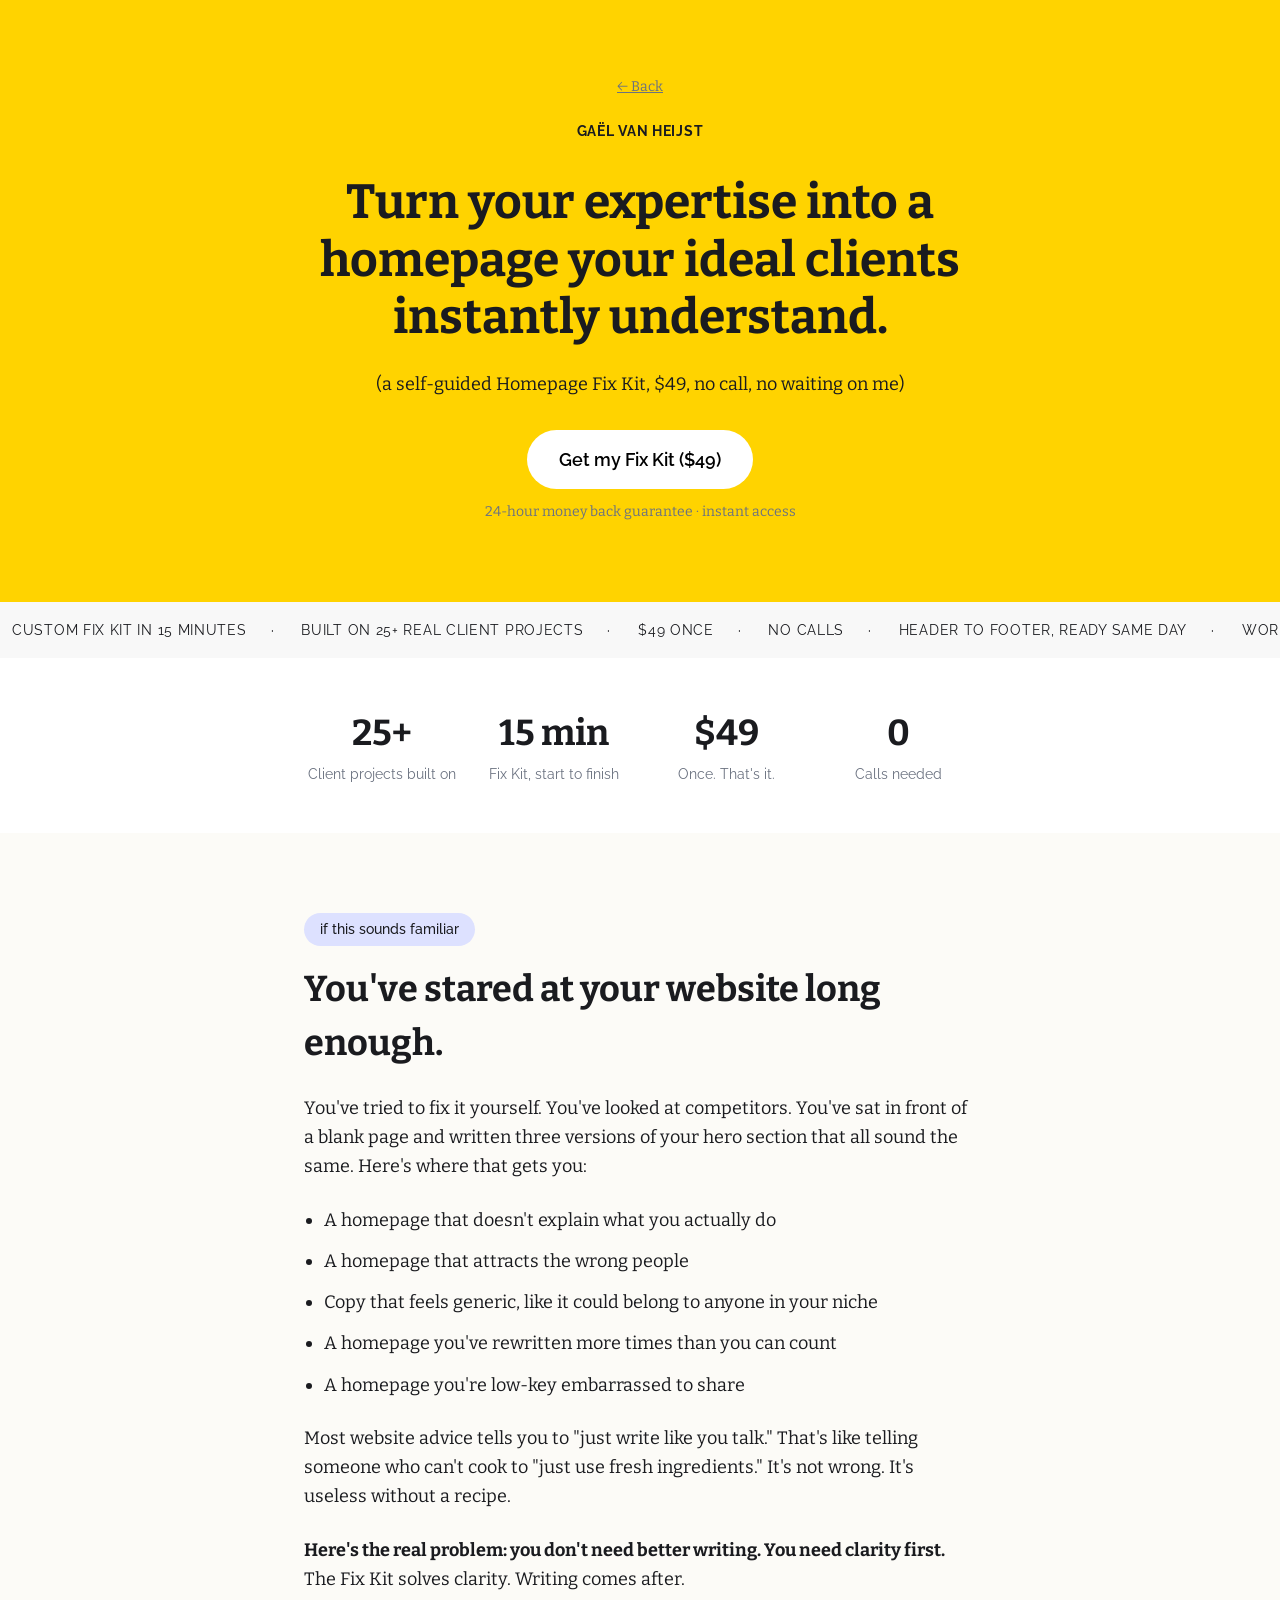
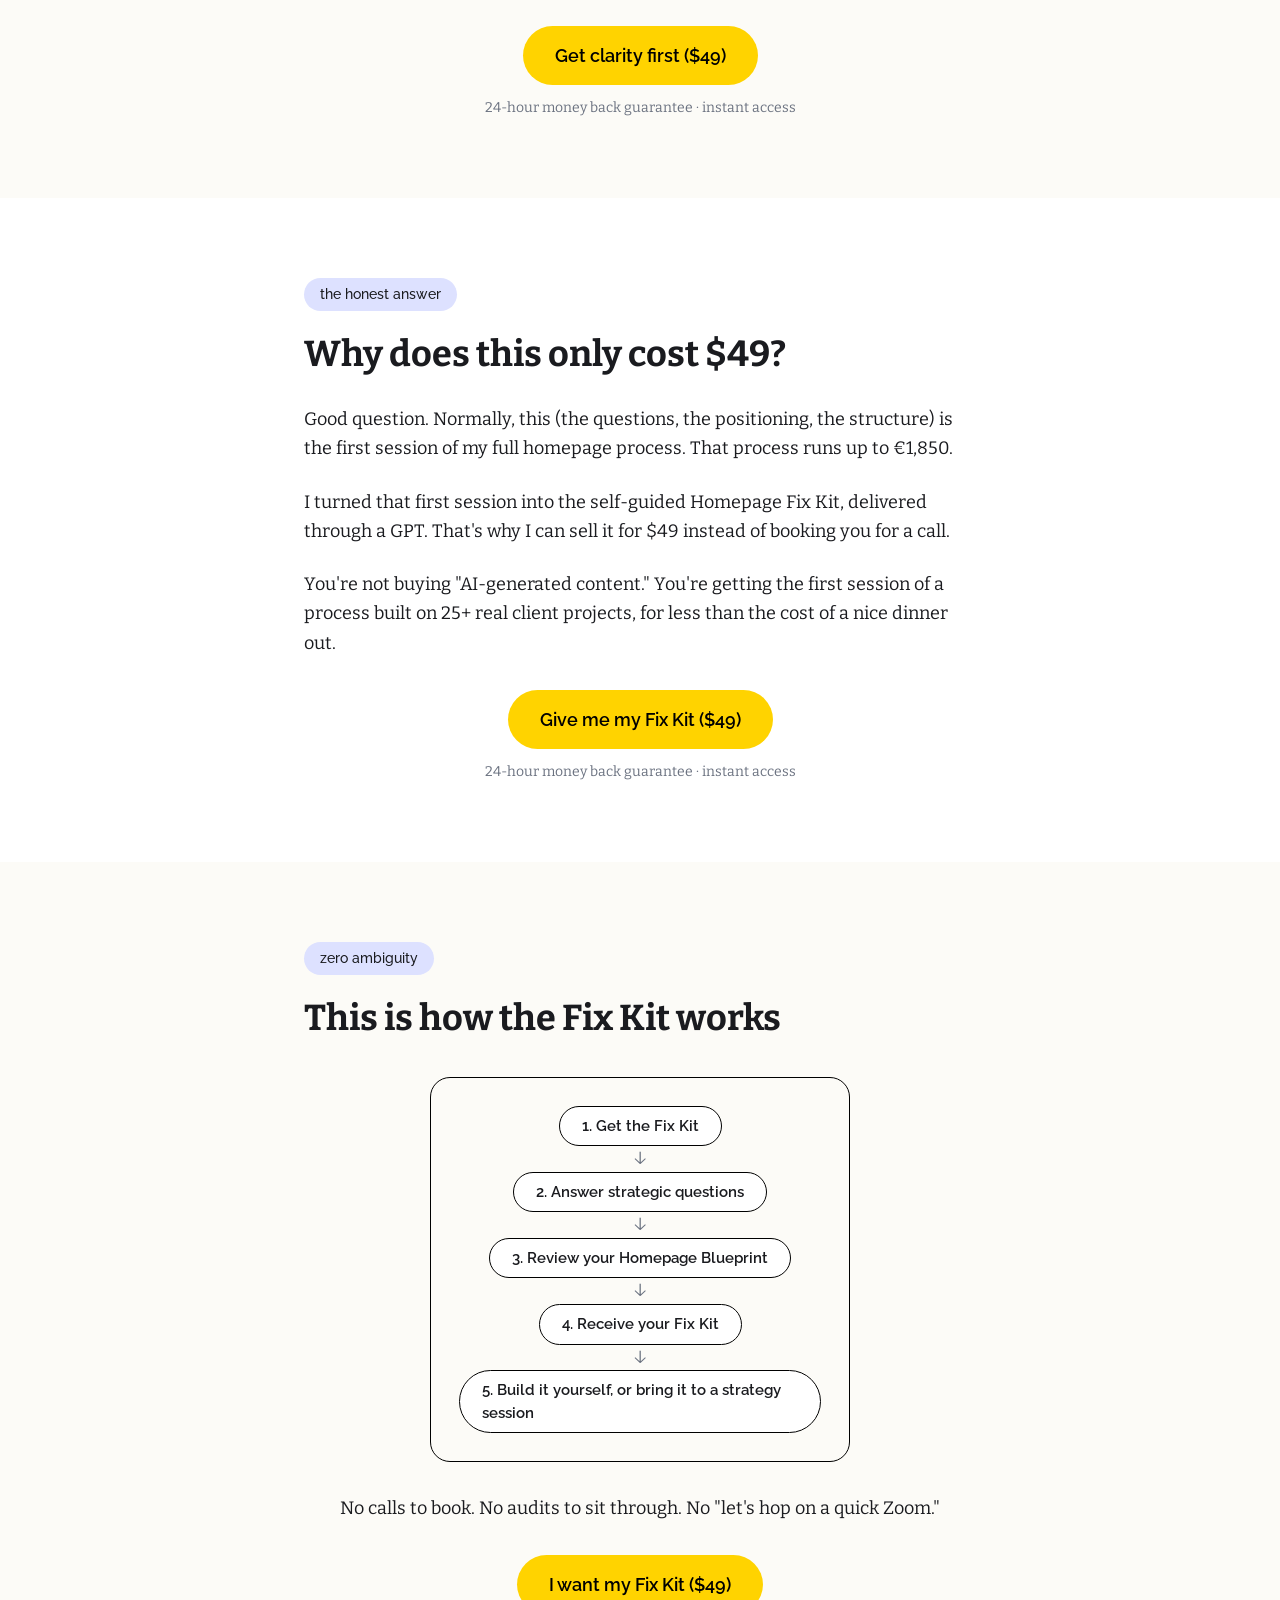
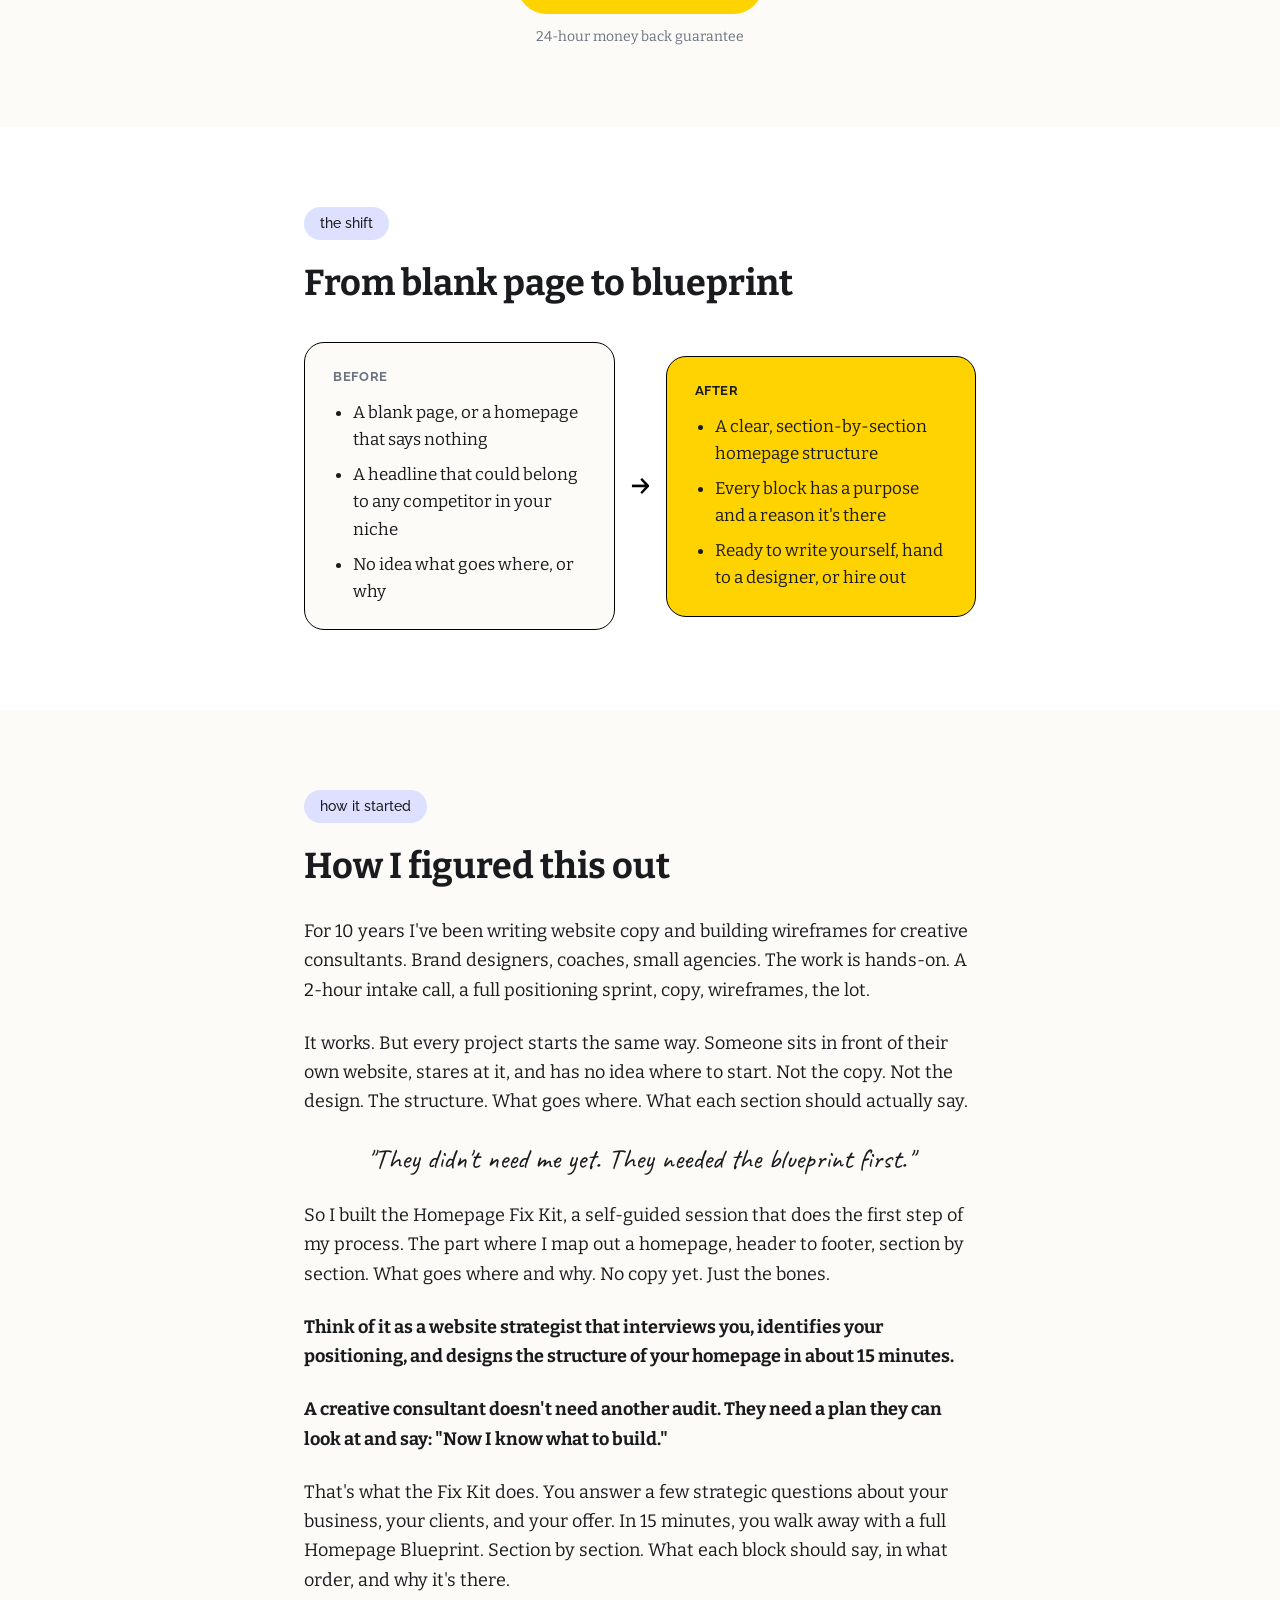
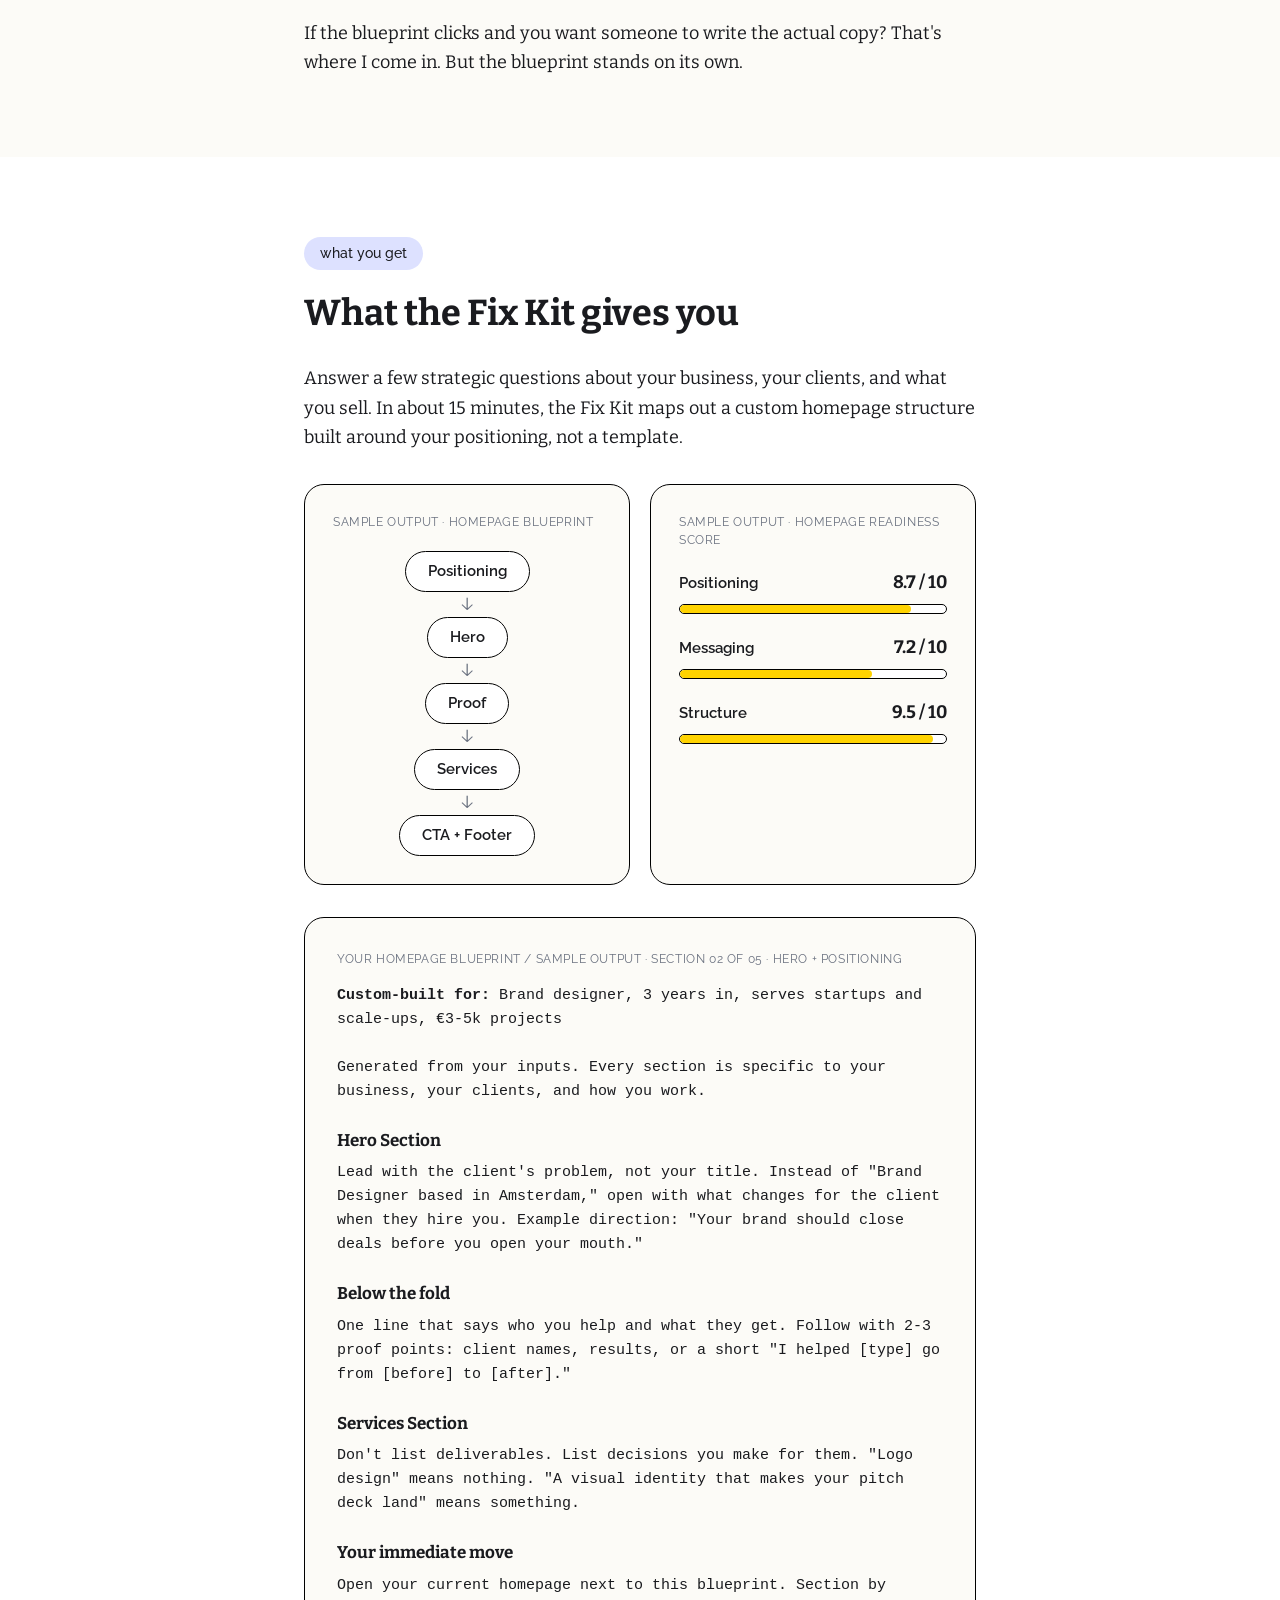
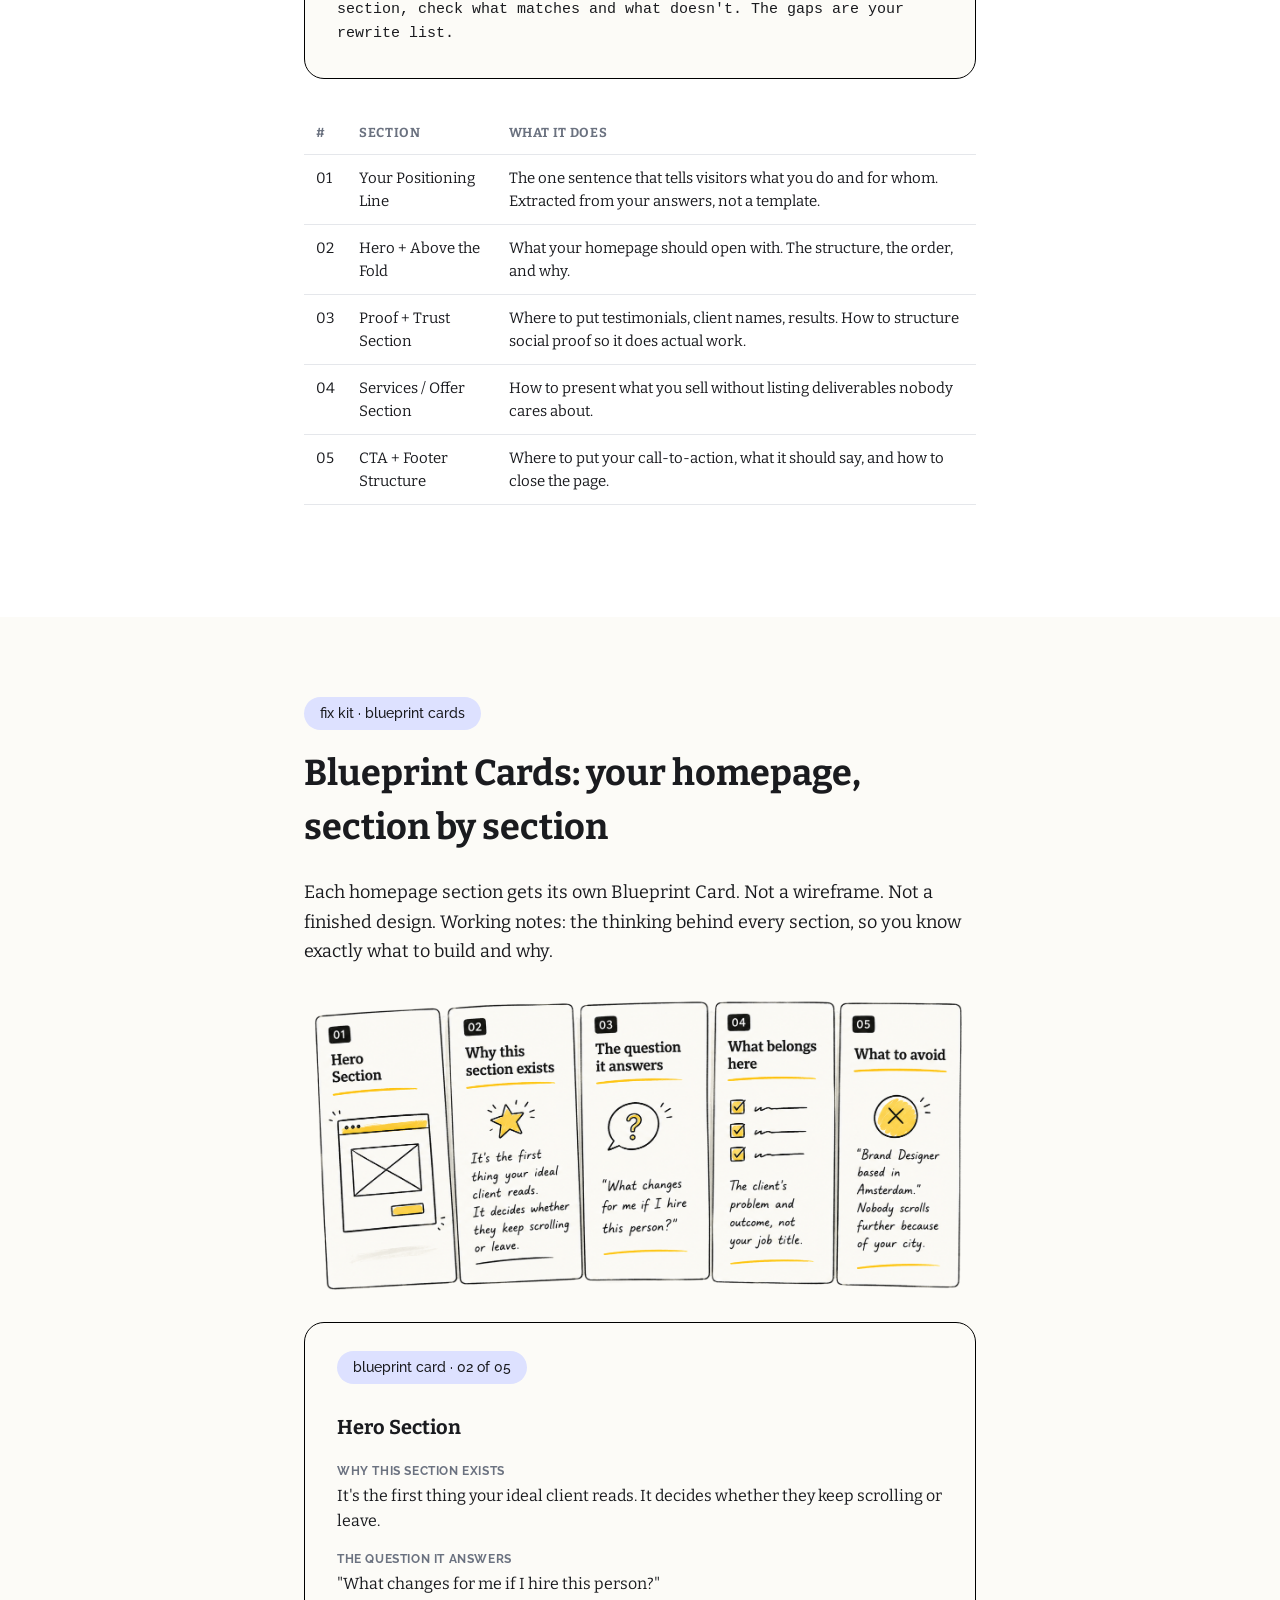
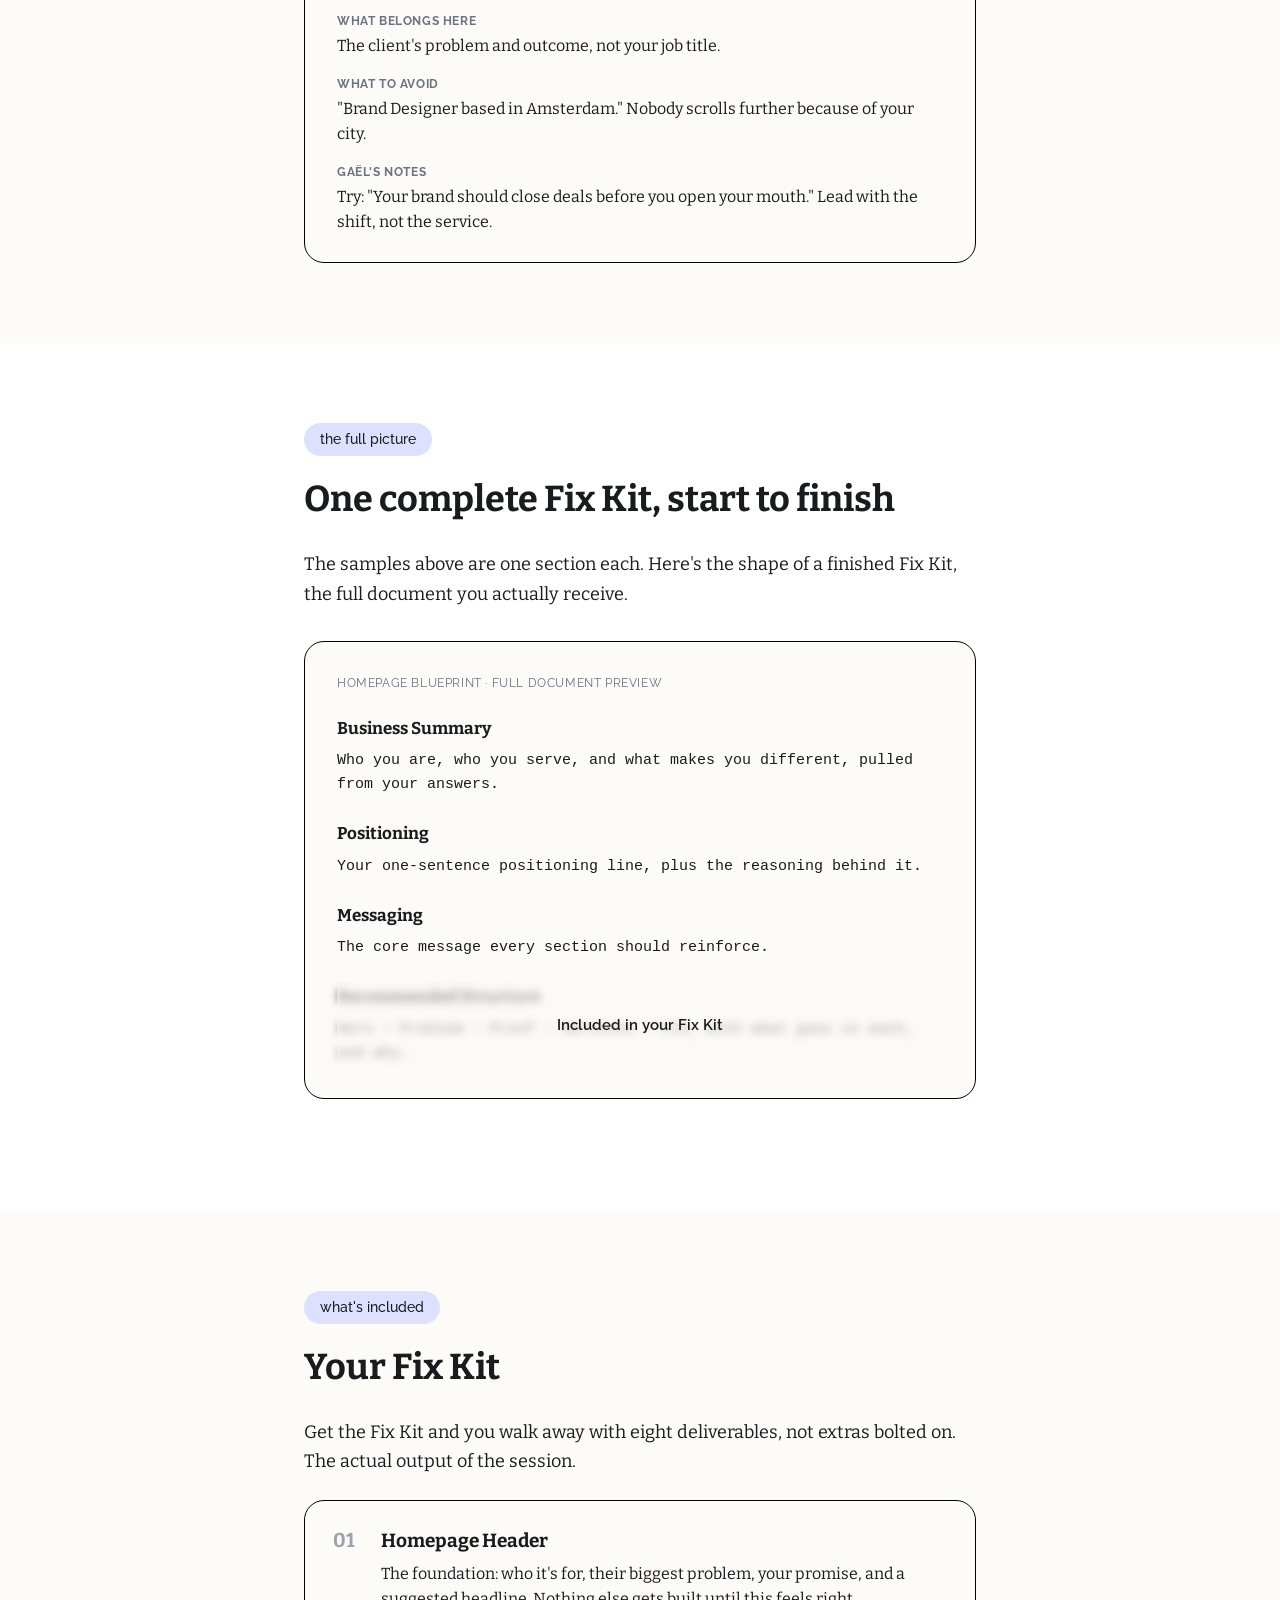
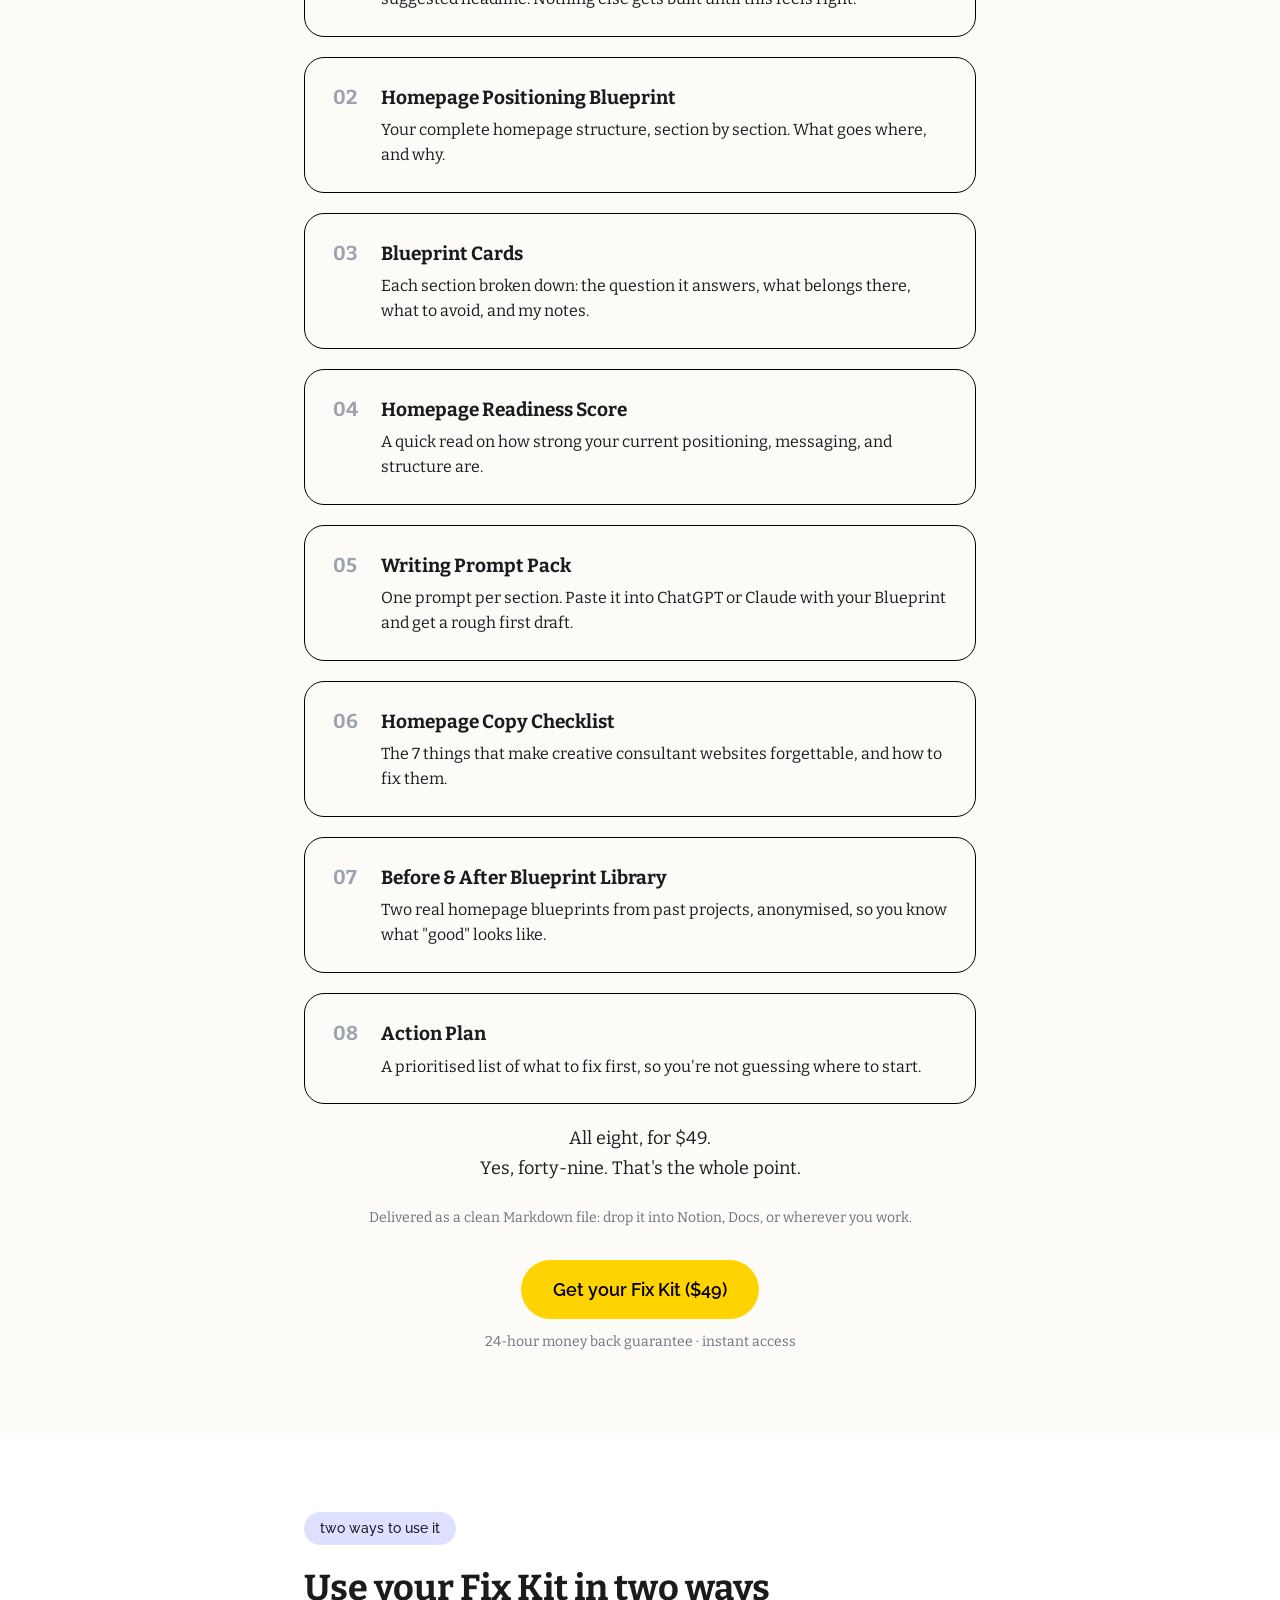
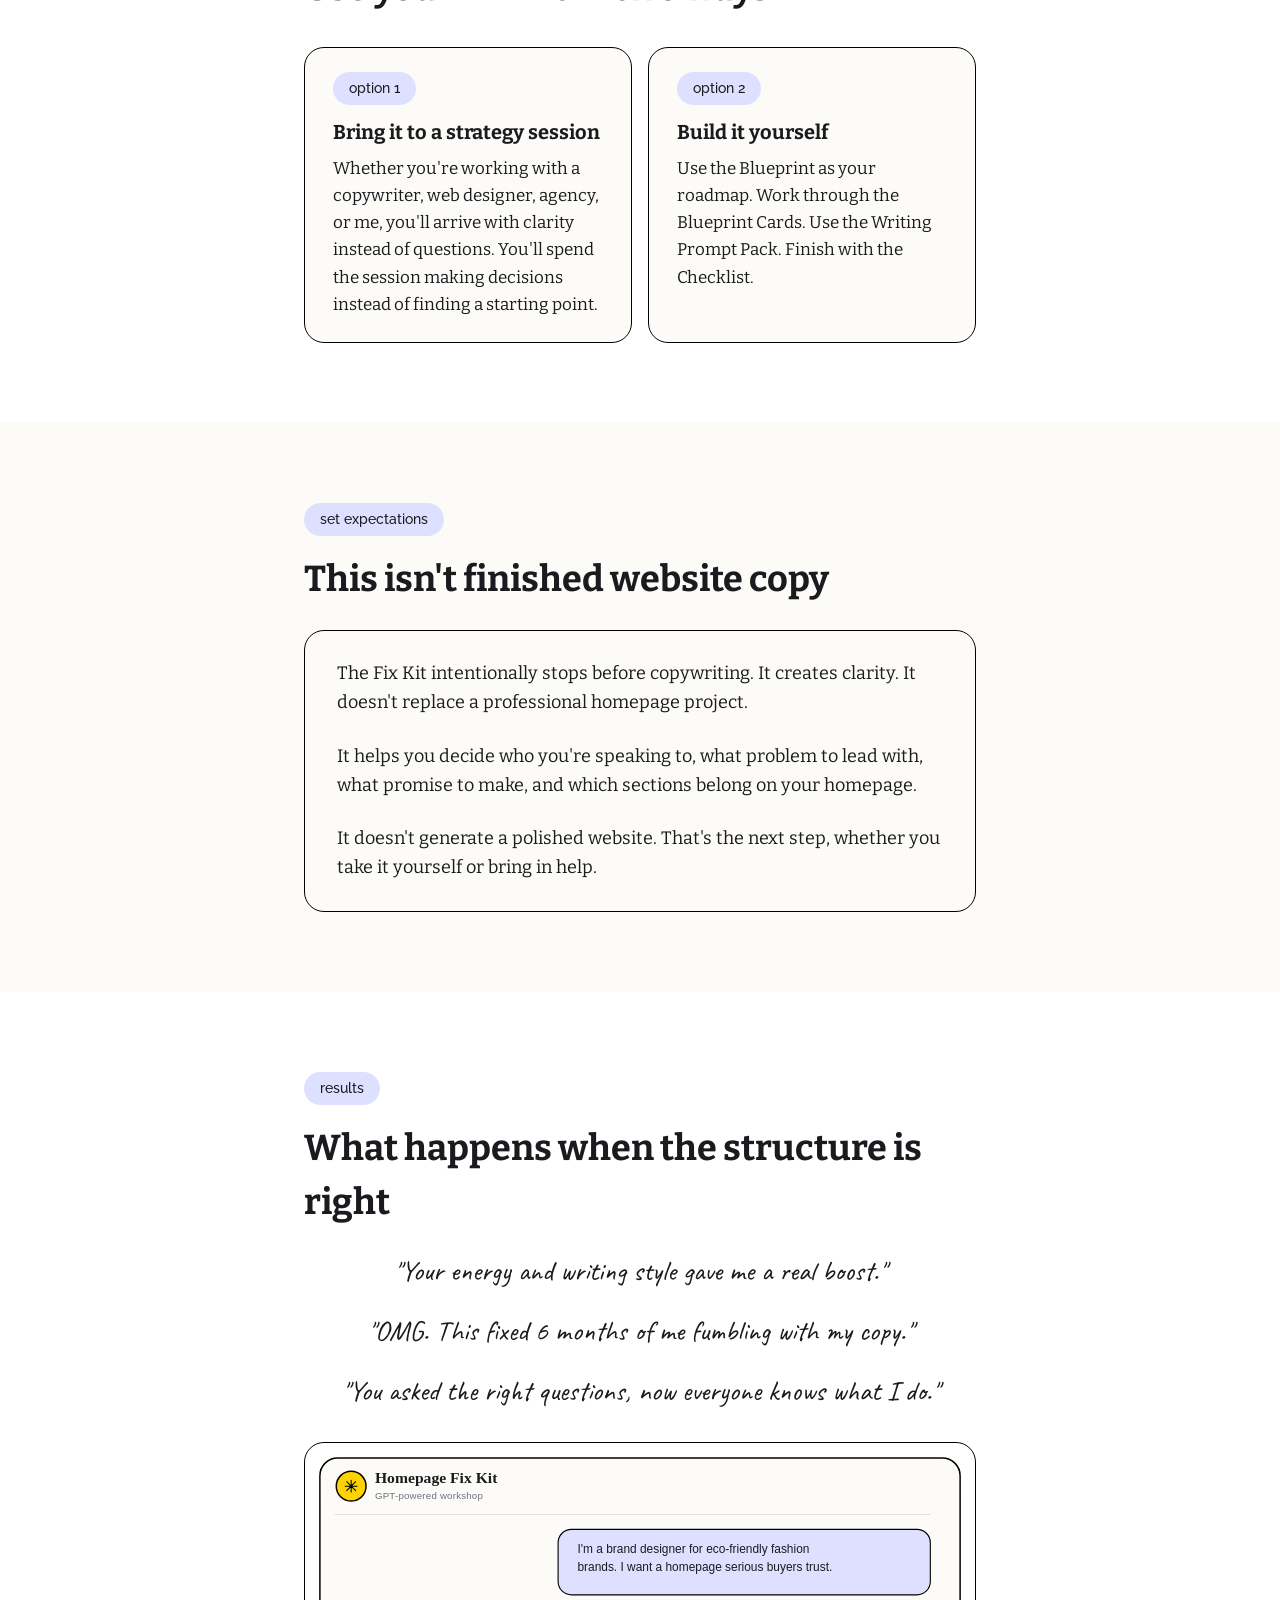
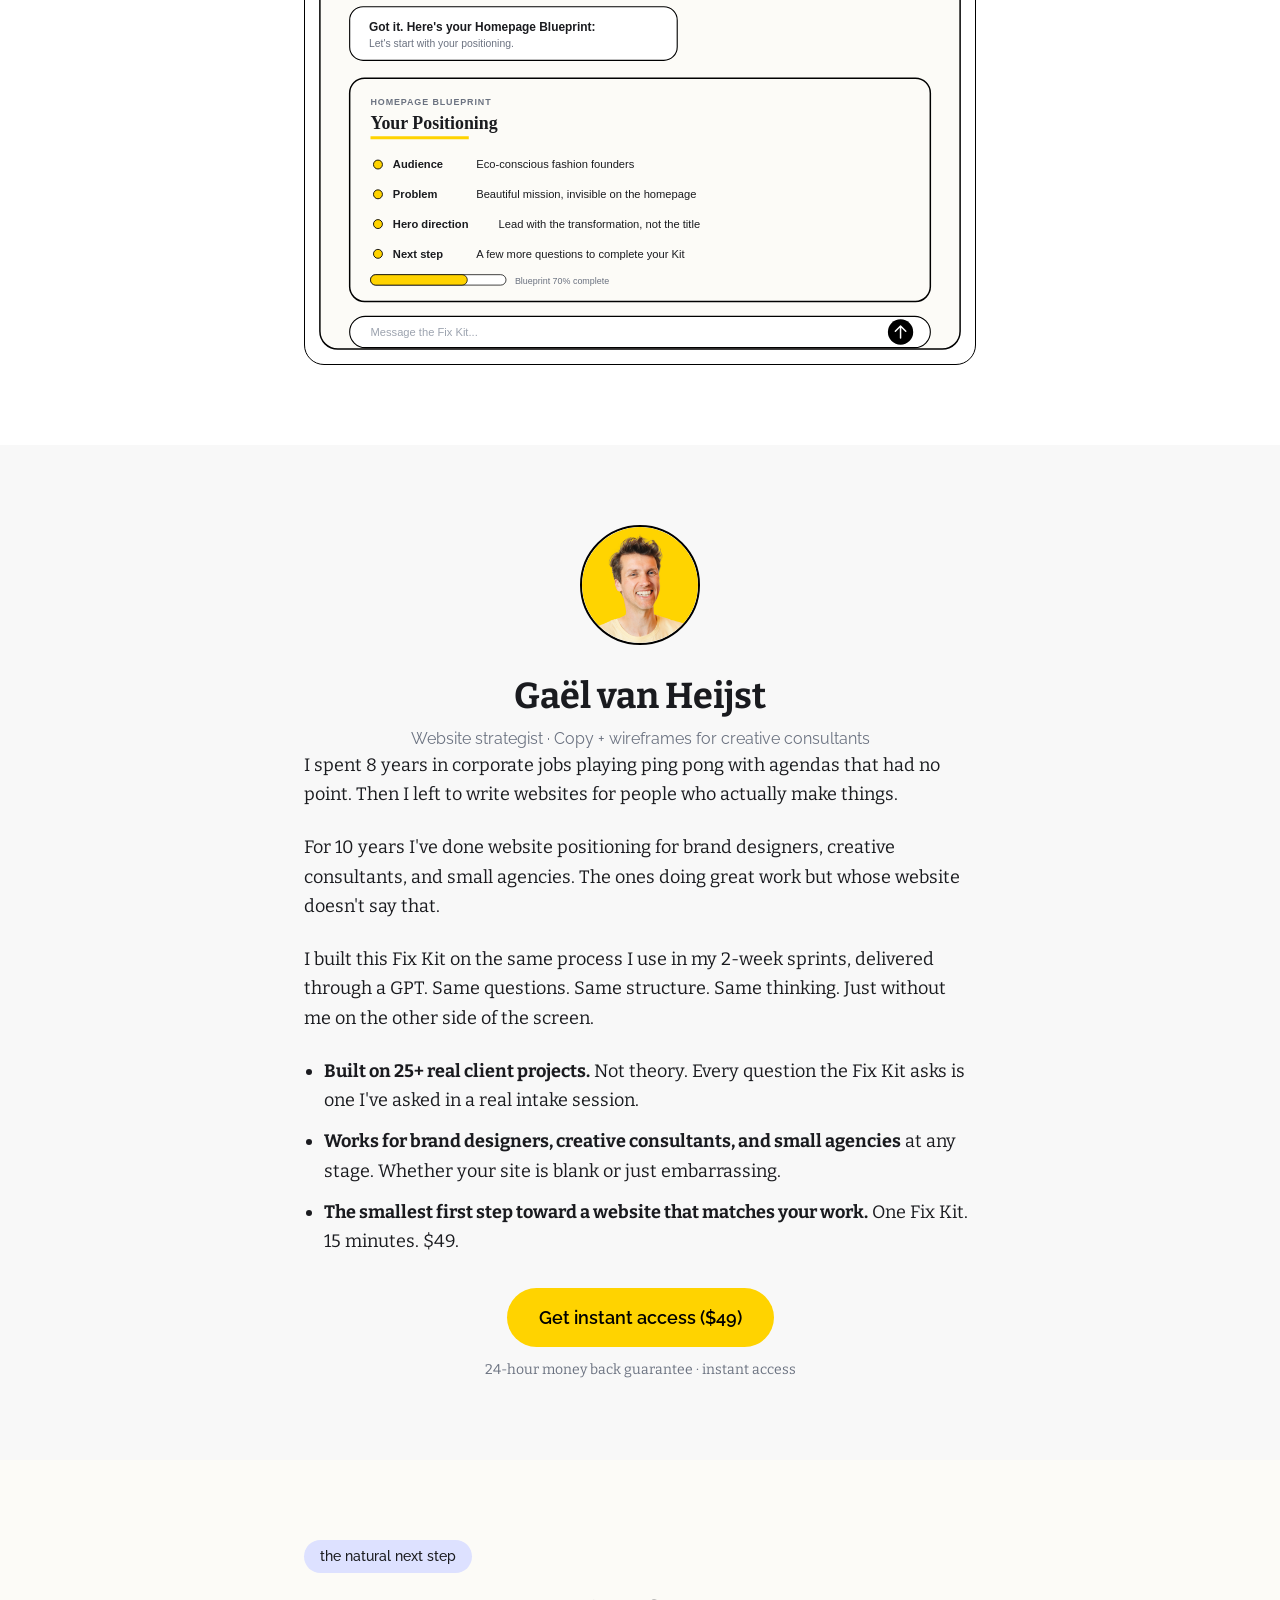
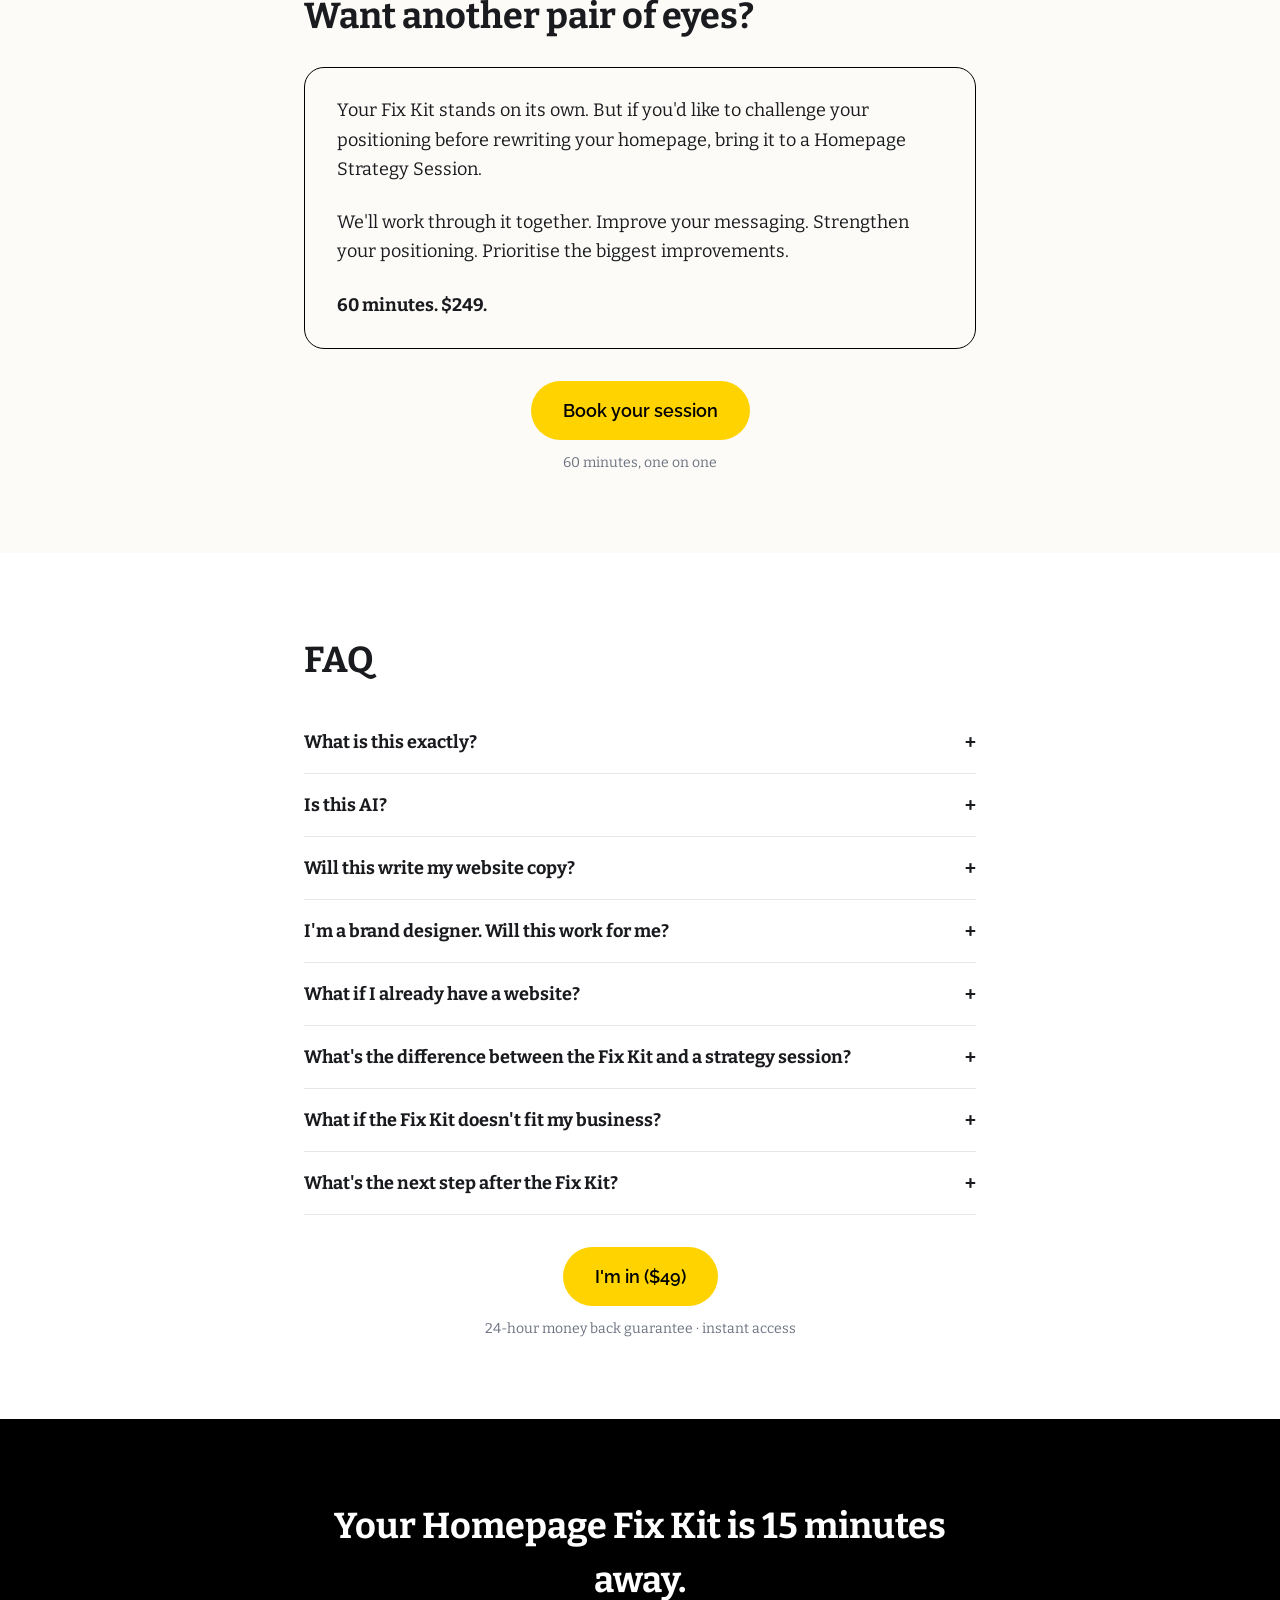
<file: fix-kit.html>
<!DOCTYPE html>
<html lang="en">
<head>
  <meta charset="UTF-8" />
  <meta name="viewport" content="width=device-width, initial-scale=1.0" />
  <title>Homepage Fix Kit | Gaël van Heijst</title>
  <meta
    name="description"
    content="A self-guided Homepage Fix Kit that turns your expertise into a homepage your ideal clients instantly understand. $49, no calls."
  />
  <link rel="preconnect" href="https://fonts.googleapis.com" />
  <link rel="preconnect" href="https://fonts.gstatic.com" crossorigin />
  <link
    href="https://fonts.googleapis.com/css2?family=Bitter:ital,wght@0,400;0,700;1,400&family=Raleway:wght@400;500;600;700&family=Caveat:wght@500;600;700&display=swap"
    rel="stylesheet"
  />
  <link rel="stylesheet" href="css/styles.css" />
</head>
<body>

  <!-- SECTION 1: HERO -->
  <section class="hero bg-yellow">
    <div class="container">
      <p class="trust-line" style="margin-bottom: 24px;"><a href="index.html" style="color: inherit;">← Back</a></p>
      <div class="brand">Gaël van Heijst</div>
      <h1>Turn your expertise into a homepage your ideal clients instantly understand.</h1>
      <p class="subheadline">(a self-guided Homepage Fix Kit, $49, no call, no waiting on me)</p>
      <div class="cta-wrap">
        <a href="#" class="cta-button cta-button--white" data-checkout-button>Get my Fix Kit ($49)</a>
        <p class="trust-line">24-hour money back guarantee · instant access</p>
      </div>
    </div>
  </section>

  <!-- SECTION 2: SOCIAL PROOF TICKER -->
  <div class="ticker" aria-hidden="false">
    <div class="ticker-track">
      <span>Custom Fix Kit in 15 minutes</span><span>·</span>
      <span>Built on 25+ real client projects</span><span>·</span>
      <span>$49 once</span><span>·</span>
      <span>No calls</span><span>·</span>
      <span>Header to footer, ready same day</span><span>·</span>
      <span>Works for any creative consultant</span><span>·</span>
      <span>24-hour guarantee</span><span>·</span>
      <!-- duplicate for seamless loop -->
      <span>Custom Fix Kit in 15 minutes</span><span>·</span>
      <span>Built on 25+ real client projects</span><span>·</span>
      <span>$49 once</span><span>·</span>
      <span>No calls</span><span>·</span>
      <span>Header to footer, ready same day</span><span>·</span>
      <span>Works for any creative consultant</span><span>·</span>
      <span>24-hour guarantee</span>
    </div>
  </div>

  <!-- SECTION 3: STATS BAR -->
  <section class="stats-bar">
    <div class="container">
      <div class="stats-grid">
        <div class="stat">
          <div class="stat-number">25+</div>
          <div class="stat-label">Client projects built on</div>
        </div>
        <div class="stat">
          <div class="stat-number">15 min</div>
          <div class="stat-label">Fix Kit, start to finish</div>
        </div>
        <div class="stat">
          <div class="stat-number">$49</div>
          <div class="stat-label">Once. That's it.</div>
        </div>
        <div class="stat">
          <div class="stat-number">0</div>
          <div class="stat-label">Calls needed</div>
        </div>
      </div>
    </div>
  </section>

  <!-- SECTION 4: PAIN POINTS -->
  <section class="bg-cream">
    <div class="container">
      <div class="section-label">if this sounds familiar</div>
      <h2>You've stared at your website long enough.</h2>
      <p class="body-text">
        You've tried to fix it yourself. You've looked at competitors. You've
        sat in front of a blank page and written three versions of your hero
        section that all sound the same. Here's where that gets you:
      </p>
      <ul class="pain-list">
        <li>A homepage that doesn't explain what you actually do</li>
        <li>A homepage that attracts the wrong people</li>
        <li>Copy that feels generic, like it could belong to anyone in your niche</li>
        <li>A homepage you've rewritten more times than you can count</li>
        <li>A homepage you're low-key embarrassed to share</li>
      </ul>
      <p class="body-text">
        Most website advice tells you to "just write like you talk." That's
        like telling someone who can't cook to "just use fresh ingredients."
        It's not wrong. It's useless without a recipe.
      </p>
      <p class="body-text">
        <strong>Here's the real problem: you don't need better writing. You
        need clarity first.</strong> The Fix Kit solves clarity. Writing
        comes after.
      </p>
      <div class="cta-wrap">
        <a href="#" class="cta-button" data-checkout-button>Get clarity first ($49)</a>
        <p class="trust-line">24-hour money back guarantee · instant access</p>
      </div>
    </div>
  </section>

  <!-- SECTION 5: WHY $49 -->
  <section>
    <div class="container">
      <div class="section-label">the honest answer</div>
      <h2>Why does this only cost $49?</h2>
      <p class="body-text">
        Good question. Normally, this (the questions, the positioning, the
        structure) is the first session of my full homepage process. That
        process runs up to €1,850.
      </p>
      <p class="body-text">
        I turned that first session into the self-guided Homepage Fix Kit,
        delivered through a GPT. That's why I can sell it for $49 instead of
        booking you for a call.
      </p>
      <p class="body-text">
        You're not buying "AI-generated content." You're getting the first
        session of a process built on 25+ real client projects, for less than
        the cost of a nice dinner out.
      </p>
      <div class="cta-wrap">
        <a href="#" class="cta-button" data-checkout-button>Give me my Fix Kit ($49)</a>
        <p class="trust-line">24-hour money back guarantee · instant access</p>
      </div>
    </div>
  </section>

  <!-- SECTION 6: HOW IT WORKS -->
  <section class="bg-cream">
    <div class="container">
      <div class="section-label">zero ambiguity</div>
      <h2>This is how the Fix Kit works</h2>
      <div class="blueprint-flow" style="max-width: 420px; margin: 32px auto 0 auto;">
        <div class="blueprint-flow-steps">
          <div class="blueprint-flow-step">1. Get the Fix Kit</div>
          <div class="blueprint-flow-arrow">↓</div>
          <div class="blueprint-flow-step">2. Answer strategic questions</div>
          <div class="blueprint-flow-arrow">↓</div>
          <div class="blueprint-flow-step">3. Review your Homepage Blueprint</div>
          <div class="blueprint-flow-arrow">↓</div>
          <div class="blueprint-flow-step">4. Receive your Fix Kit</div>
          <div class="blueprint-flow-arrow">↓</div>
          <div class="blueprint-flow-step">5. Build it yourself, or bring it to a strategy session</div>
        </div>
      </div>
      <p class="body-text" style="text-align:center; margin-top: 32px;">
        No calls to book. No audits to sit through. No "let's hop on a quick Zoom."
      </p>
      <div class="cta-wrap">
        <a href="#" class="cta-button" data-checkout-button>I want my Fix Kit ($49)</a>
        <p class="trust-line">24-hour money back guarantee</p>
      </div>
    </div>
  </section>

  <!-- SECTION 7: BEFORE -> AFTER -->
  <section>
    <div class="container">
      <div class="section-label">the shift</div>
      <h2>From blank page to blueprint</h2>
      <div class="shift-grid">
        <div class="shift-col before">
          <h3>Before</h3>
          <ul>
            <li>A blank page, or a homepage that says nothing</li>
            <li>A headline that could belong to any competitor in your niche</li>
            <li>No idea what goes where, or why</li>
          </ul>
        </div>
        <div class="shift-arrow">→</div>
        <div class="shift-col after">
          <h3>After</h3>
          <ul>
            <li>A clear, section-by-section homepage structure</li>
            <li>Every block has a purpose and a reason it's there</li>
            <li>Ready to write yourself, hand to a designer, or hire out</li>
          </ul>
        </div>
      </div>
    </div>
  </section>

  <!-- SECTION 8: ORIGIN STORY -->
  <section class="bg-cream">
    <div class="container">
      <div class="section-label">how it started</div>
      <h2>How I figured this out</h2>
      <p class="body-text">
        For 10 years I've been writing website copy and building wireframes
        for creative consultants. Brand designers, coaches, small agencies.
        The work is hands-on. A 2-hour intake call, a full positioning
        sprint, copy, wireframes, the lot.
      </p>
      <p class="body-text">
        It works. But every project starts the same way. Someone sits in
        front of their own website, stares at it, and has no idea where to
        start. Not the copy. Not the design. The structure. What goes where.
        What each section should actually say.
      </p>
      <blockquote>"They didn't need me yet. They needed the blueprint first."</blockquote>
      <p class="body-text">
        So I built the Homepage Fix Kit, a self-guided session that does
        the first step of my process. The part where I map out a homepage,
        header to footer, section by section. What goes where and why. No
        copy yet. Just the bones.
      </p>
      <p class="body-text">
        <strong>Think of it as a website strategist that interviews you,
        identifies your positioning, and designs the structure of your
        homepage in about 15 minutes.</strong>
      </p>
      <p class="body-text">
        <strong>A creative consultant doesn't need another audit. They need a
        plan they can look at and say: "Now I know what to build."</strong>
      </p>
      <p class="body-text">
        That's what the Fix Kit does. You answer a few strategic questions
        about your business, your clients, and your offer. In 15 minutes, you
        walk away with a full Homepage Blueprint. Section by section. What
        each block should say, in what order, and why it's there.
      </p>
      <p class="body-text">
        If the blueprint clicks and you want someone to write the actual
        copy? That's where I come in. But the blueprint stands on its own.
      </p>
    </div>
  </section>

  <!-- SECTION 9: PRODUCT PREVIEW -->
  <section>
    <div class="container">
      <div class="section-label">what you get</div>
      <h2>What the Fix Kit gives you</h2>
      <p class="body-text">
        Answer a few strategic questions about your business, your clients,
        and what you sell. In about 15 minutes, the Fix Kit maps out a
        custom homepage structure built around your positioning, not a
        template.
      </p>

      <div class="blueprint-visual">
        <div class="blueprint-flow">
          <div class="blueprint-flow-title">Sample output · Homepage Blueprint</div>
          <div class="blueprint-flow-steps">
            <div class="blueprint-flow-step">Positioning</div>
            <div class="blueprint-flow-arrow">↓</div>
            <div class="blueprint-flow-step">Hero</div>
            <div class="blueprint-flow-arrow">↓</div>
            <div class="blueprint-flow-step">Proof</div>
            <div class="blueprint-flow-arrow">↓</div>
            <div class="blueprint-flow-step">Services</div>
            <div class="blueprint-flow-arrow">↓</div>
            <div class="blueprint-flow-step">CTA + Footer</div>
          </div>
        </div>
        <div class="score-panel">
          <div class="score-panel-title">Sample output · Homepage Readiness Score</div>
          <div class="score-item">
            <div class="score-item-head">
              <span class="score-label">Positioning</span>
              <span class="score-value">8.7 / 10</span>
            </div>
            <div class="score-bar-track"><div class="score-bar-fill" style="width: 87%"></div></div>
          </div>
          <div class="score-item">
            <div class="score-item-head">
              <span class="score-label">Messaging</span>
              <span class="score-value">7.2 / 10</span>
            </div>
            <div class="score-bar-track"><div class="score-bar-fill" style="width: 72%"></div></div>
          </div>
          <div class="score-item">
            <div class="score-item-head">
              <span class="score-label">Structure</span>
              <span class="score-value">9.5 / 10</span>
            </div>
            <div class="score-bar-track"><div class="score-bar-fill" style="width: 95%"></div></div>
          </div>
        </div>
      </div>

      <div class="preview-card">
        <div class="preview-meta">Your Homepage Blueprint / sample output · Section 02 of 05 · Hero + Positioning</div>
        <p><strong>Custom-built for:</strong> Brand designer, 3 years in, serves startups and scale-ups, €3-5k projects</p>
        <p>Generated from your inputs. Every section is specific to your business, your clients, and how you work.</p>
        <h4>Hero Section</h4>
        <p>
          Lead with the client's problem, not your title. Instead of "Brand
          Designer based in Amsterdam," open with what changes for the client
          when they hire you. Example direction: "Your brand should close
          deals before you open your mouth."
        </p>
        <h4>Below the fold</h4>
        <p>
          One line that says who you help and what they get. Follow with 2-3
          proof points: client names, results, or a short "I helped [type] go
          from [before] to [after]."
        </p>
        <h4>Services Section</h4>
        <p>
          Don't list deliverables. List decisions you make for them. "Logo
          design" means nothing. "A visual identity that makes your pitch
          deck land" means something.
        </p>
        <h4>Your immediate move</h4>
        <p>
          Open your current homepage next to this blueprint. Section by
          section, check what matches and what doesn't. The gaps are your
          rewrite list.
        </p>
      </div>

      <table class="sections-table">
        <thead>
          <tr>
            <th>#</th>
            <th>Section</th>
            <th>What it does</th>
          </tr>
        </thead>
        <tbody>
          <tr>
            <td>01</td>
            <td>Your Positioning Line</td>
            <td>The one sentence that tells visitors what you do and for whom. Extracted from your answers, not a template.</td>
          </tr>
          <tr>
            <td>02</td>
            <td>Hero + Above the Fold</td>
            <td>What your homepage should open with. The structure, the order, and why.</td>
          </tr>
          <tr>
            <td>03</td>
            <td>Proof + Trust Section</td>
            <td>Where to put testimonials, client names, results. How to structure social proof so it does actual work.</td>
          </tr>
          <tr>
            <td>04</td>
            <td>Services / Offer Section</td>
            <td>How to present what you sell without listing deliverables nobody cares about.</td>
          </tr>
          <tr>
            <td>05</td>
            <td>CTA + Footer Structure</td>
            <td>Where to put your call-to-action, what it should say, and how to close the page.</td>
          </tr>
        </tbody>
      </table>
    </div>
  </section>

  <!-- SECTION 10: BLUEPRINT CARDS -->
  <section class="bg-cream">
    <div class="container">
      <div class="section-label">fix kit · blueprint cards</div>
      <h2>Blueprint Cards: your homepage, section by section</h2>
      <p class="body-text">
        Each homepage section gets its own Blueprint Card. Not a wireframe.
        Not a finished design. Working notes: the thinking behind every
        section, so you know exactly what to build and why.
      </p>
      <img
        src="images/blueprint-cards-illustration.png"
        alt="Illustration of the five Blueprint Cards: Hero Section, why it exists, the question it answers, what belongs there, and what to avoid"
        class="reviews-image"
        style="margin-bottom: 32px; border: none; border-radius: 0;"
      />
      <div class="bordered-card blueprint-card-sample">
        <div class="section-label">blueprint card · 02 of 05</div>
        <div class="card-title">Hero Section</div>
        <div class="card-field">
          <span class="card-field-label">Why this section exists</span>
          <span class="card-field-value">It's the first thing your ideal client reads. It decides whether they keep scrolling or leave.</span>
        </div>
        <div class="card-field">
          <span class="card-field-label">The question it answers</span>
          <span class="card-field-value">"What changes for me if I hire this person?"</span>
        </div>
        <div class="card-field">
          <span class="card-field-label">What belongs here</span>
          <span class="card-field-value">The client's problem and outcome, not your job title.</span>
        </div>
        <div class="card-field">
          <span class="card-field-label">What to avoid</span>
          <span class="card-field-value">"Brand Designer based in Amsterdam." Nobody scrolls further because of your city.</span>
        </div>
        <div class="card-field">
          <span class="card-field-label">Gaël's notes</span>
          <span class="card-field-value">Try: "Your brand should close deals before you open your mouth." Lead with the shift, not the service.</span>
        </div>
      </div>
    </div>
  </section>

  <!-- SECTION 11: FULL FIX KIT EXAMPLE -->
  <section>
    <div class="container">
      <div class="section-label">the full picture</div>
      <h2>One complete Fix Kit, start to finish</h2>
      <p class="body-text">
        The samples above are one section each. Here's the shape of a
        finished Fix Kit, the full document you actually receive.
      </p>
      <div class="preview-card full-output-card">
        <div class="preview-meta">Homepage Blueprint · full document preview</div>
        <h4>Business Summary</h4>
        <p>Who you are, who you serve, and what makes you different, pulled from your answers.</p>
        <h4>Positioning</h4>
        <p>Your one-sentence positioning line, plus the reasoning behind it.</p>
        <h4>Messaging</h4>
        <p>The core message every section should reinforce.</p>
        <div class="full-output-blur-wrap">
          <div class="full-output-blur">
            <h4>Recommended Structure</h4>
            <p>Hero → Problem → Proof → Services → CTA, with what goes in each, and why.</p>
          </div>
          <div class="full-output-unlock">Included in your Fix Kit</div>
        </div>
      </div>
    </div>
  </section>

  <!-- SECTION 12: YOUR FIX KIT -->
  <section class="bg-cream">
    <div class="container">
      <div class="section-label">what's included</div>
      <h2>Your Fix Kit</h2>
      <p class="body-text">
        Get the Fix Kit and you walk away with eight deliverables, not
        extras bolted on. The actual output of the session.
      </p>

      <div class="pack-item">
        <div class="pack-item-number">01</div>
        <div>
          <h3>Homepage Header</h3>
          <p>The foundation: who it's for, their biggest problem, your promise, and a suggested headline. Nothing else gets built until this feels right.</p>
        </div>
      </div>
      <div class="pack-item">
        <div class="pack-item-number">02</div>
        <div>
          <h3>Homepage Positioning Blueprint</h3>
          <p>Your complete homepage structure, section by section. What goes where, and why.</p>
        </div>
      </div>
      <div class="pack-item">
        <div class="pack-item-number">03</div>
        <div>
          <h3>Blueprint Cards</h3>
          <p>Each section broken down: the question it answers, what belongs there, what to avoid, and my notes.</p>
        </div>
      </div>
      <div class="pack-item">
        <div class="pack-item-number">04</div>
        <div>
          <h3>Homepage Readiness Score</h3>
          <p>A quick read on how strong your current positioning, messaging, and structure are.</p>
        </div>
      </div>
      <div class="pack-item">
        <div class="pack-item-number">05</div>
        <div>
          <h3>Writing Prompt Pack</h3>
          <p>One prompt per section. Paste it into ChatGPT or Claude with your Blueprint and get a rough first draft.</p>
        </div>
      </div>
      <div class="pack-item">
        <div class="pack-item-number">06</div>
        <div>
          <h3>Homepage Copy Checklist</h3>
          <p>The 7 things that make creative consultant websites forgettable, and how to fix them.</p>
        </div>
      </div>
      <div class="pack-item">
        <div class="pack-item-number">07</div>
        <div>
          <h3>Before &amp; After Blueprint Library</h3>
          <p>Two real homepage blueprints from past projects, anonymised, so you know what "good" looks like.</p>
        </div>
      </div>
      <div class="pack-item">
        <div class="pack-item-number">08</div>
        <div>
          <h3>Action Plan</h3>
          <p>A prioritised list of what to fix first, so you're not guessing where to start.</p>
        </div>
      </div>

      <p class="body-text" style="text-align:center;">
        All eight, for $49.<br />Yes, forty-nine. That's the whole point.
      </p>
      <p class="trust-line">Delivered as a clean Markdown file: drop it into Notion, Docs, or wherever you work.</p>
      <div class="cta-wrap">
        <a href="#" class="cta-button" data-checkout-button>Get your Fix Kit ($49)</a>
        <p class="trust-line">24-hour money back guarantee · instant access</p>
      </div>
    </div>
  </section>

  <!-- SECTION 13: TWO WAYS TO USE IT -->
  <section>
    <div class="container">
      <div class="section-label">two ways to use it</div>
      <h2>Use your Fix Kit in two ways</h2>
      <div class="two-ways-grid">
        <div class="shift-col">
          <div class="section-label">option 1</div>
          <div class="card-title">Bring it to a strategy session</div>
          <p style="margin:0; font-size: 1.0625rem; line-height: 1.6;">
            Whether you're working with a copywriter, web designer, agency,
            or me, you'll arrive with clarity instead of questions. You'll
            spend the session making decisions instead of finding a starting
            point.
          </p>
        </div>
        <div class="shift-col">
          <div class="section-label">option 2</div>
          <div class="card-title">Build it yourself</div>
          <p style="margin:0; font-size: 1.0625rem; line-height: 1.6;">
            Use the Blueprint as your roadmap. Work through the Blueprint
            Cards. Use the Writing Prompt Pack. Finish with the Checklist.
          </p>
        </div>
      </div>
    </div>
  </section>

  <!-- SECTION 14: NOT FINISHED COPY -->
  <section class="bg-cream">
    <div class="container">
      <div class="section-label">set expectations</div>
      <h2>This isn't finished website copy</h2>
      <div class="bordered-card">
        <p class="body-text">
          The Fix Kit intentionally stops before copywriting. It creates
          clarity. It doesn't replace a professional homepage project.
        </p>
        <p class="body-text">
          It helps you decide who you're speaking to, what problem to lead
          with, what promise to make, and which sections belong on your
          homepage.
        </p>
        <p class="body-text" style="margin-bottom:0;">
          It doesn't generate a polished website. That's the next step,
          whether you take it yourself or bring in help.
        </p>
      </div>
    </div>
  </section>

  <!-- SECTION 15: RESULTS / TESTIMONIALS -->
  <section>
    <div class="container">
      <div class="section-label">results</div>
      <h2>What happens when the structure is right</h2>
      <div class="testimonial-grid">
        <blockquote>"Your energy and writing style gave me a real boost."</blockquote>
        <blockquote>"OMG. This fixed 6 months of me fumbling with my copy."</blockquote>
        <blockquote>"You asked the right questions, now everyone knows what I do."</blockquote>
      </div>
      <img
        src="images/results-mockup.svg"
        alt="Example Fix Kit session producing a Homepage Blueprint"
        class="reviews-image"
      />
    </div>
  </section>

  <!-- SECTION 16: FOUNDER BIO -->
  <section class="bg-gray">
    <div class="container" style="text-align:center;">
      <img src="images/founder.png" alt="Gaël van Heijst" class="founder-photo" />
      <h2 style="margin-bottom:4px;">Gaël van Heijst</h2>
      <p class="founder-title">Website strategist · Copy + wireframes for creative consultants</p>
    </div>
    <div class="container">
      <p class="body-text">
        I spent 8 years in corporate jobs playing ping pong with agendas
        that had no point. Then I left to write websites for people who
        actually make things.
      </p>
      <p class="body-text">
        For 10 years I've done website positioning for brand designers,
        creative consultants, and small agencies. The ones doing great work
        but whose website doesn't say that.
      </p>
      <p class="body-text">
        I built this Fix Kit on the same process I use in my 2-week
        sprints, delivered through a GPT. Same questions. Same structure.
        Same thinking. Just without me on the other side of the screen.
      </p>
      <ul class="founder-list">
        <li><strong>Built on 25+ real client projects.</strong> Not theory. Every question the Fix Kit asks is one I've asked in a real intake session.</li>
        <li><strong>Works for brand designers, creative consultants, and small agencies</strong> at any stage. Whether your site is blank or just embarrassing.</li>
        <li><strong>The smallest first step toward a website that matches your work.</strong> One Fix Kit. 15 minutes. $49.</li>
      </ul>
      <div class="cta-wrap">
        <a href="#" class="cta-button" data-checkout-button>Get instant access ($49)</a>
        <p class="trust-line">24-hour money back guarantee · instant access</p>
      </div>
    </div>
  </section>

  <!-- SECTION 17: STRATEGY SESSION -->
  <section class="bg-cream">
    <div class="container">
      <div class="section-label">the natural next step</div>
      <h2>Want another pair of eyes?</h2>
      <div class="bordered-card">
        <p class="body-text">
          Your Fix Kit stands on its own. But if you'd like to
          challenge your positioning before rewriting your homepage, bring it
          to a Homepage Strategy Session.
        </p>
        <p class="body-text">
          We'll work through it together. Improve your messaging. Strengthen
          your positioning. Prioritise the biggest improvements.
        </p>
        <p class="body-text" style="margin-bottom:0;">
          <strong>60 minutes. $249.</strong>
        </p>
      </div>
      <div class="cta-wrap">
        <a href="#" class="cta-button" data-booking-button>Book your session</a>
        <p class="trust-line">60 minutes, one on one</p>
      </div>
    </div>
  </section>

  <!-- SECTION 18: FAQ -->
  <section>
    <div class="container">
      <h2>FAQ</h2>

      <div class="faq-item">
        <button class="faq-question">
          What is this exactly?
          <span class="faq-icon">+</span>
        </button>
        <div class="faq-answer">
          <p>A self-guided Homepage Fix Kit. You answer strategic questions about your business, your clients, and your offer (delivered through a GPT) and walk away with your Homepage Blueprint, Blueprint Cards, and more. About 15 minutes.</p>
        </div>
      </div>

      <div class="faq-item">
        <button class="faq-question">
          Is this AI?
          <span class="faq-icon">+</span>
        </button>
        <div class="faq-answer">
          <p>It's delivered through a GPT, but it's really a structured process, the same questions and thinking I use in real client sessions, trained on 25+ real positioning projects.</p>
        </div>
      </div>

      <div class="faq-item">
        <button class="faq-question">
          Will this write my website copy?
          <span class="faq-icon">+</span>
        </button>
        <div class="faq-answer">
          <p>No. The Fix Kit creates clarity, not copy. It gives you the structure: what goes where, in what order, and why. Writing comes after: use the included Writing Prompt Pack, do it yourself, or hire it out.</p>
        </div>
      </div>

      <div class="faq-item">
        <button class="faq-question">
          I'm a brand designer. Will this work for me?
          <span class="faq-icon">+</span>
        </button>
        <div class="faq-answer">
          <p>Yes. This is built specifically for creative consultants: brand designers, design agencies, coaches, developers. If you sell a creative service and your website doesn't match the quality of your work, this is for you.</p>
        </div>
      </div>

      <div class="faq-item">
        <button class="faq-question">
          What if I already have a website?
          <span class="faq-icon">+</span>
        </button>
        <div class="faq-answer">
          <p>Good. Open your current site next to the blueprint. The gaps between what you have and what it recommends are your rewrite list.</p>
        </div>
      </div>

      <div class="faq-item">
        <button class="faq-question">
          What's the difference between the Fix Kit and a strategy session?
          <span class="faq-icon">+</span>
        </button>
        <div class="faq-answer">
          <p>The Fix Kit ($49) is self-guided: you answer questions and get your Fix Kit in about 15 minutes. The strategy session ($249) is 60 minutes with me, working through your Fix Kit together to sharpen your positioning before you build.</p>
        </div>
      </div>

      <div class="faq-item">
        <button class="faq-question">
          What if the Fix Kit doesn't fit my business?
          <span class="faq-icon">+</span>
        </button>
        <div class="faq-answer">
          <p>24-hour money back guarantee. If it doesn't land, email me and I'll refund you. No questions.</p>
        </div>
      </div>

      <div class="faq-item">
        <button class="faq-question">
          What's the next step after the Fix Kit?
          <span class="faq-icon">+</span>
        </button>
        <div class="faq-answer">
          <p>Up to you. Build it yourself with your Fix Kit, hand it to a designer or developer, or bring it to a Homepage Strategy Session with me.</p>
        </div>
      </div>

      <div class="cta-wrap">
        <a href="#" class="cta-button" data-checkout-button>I'm in ($49)</a>
        <p class="trust-line">24-hour money back guarantee · instant access</p>
      </div>
    </div>
  </section>

  <!-- SECTION 19: CHECKOUT -->
  <section id="checkout" class="bg-black">
    <div class="container">
      <h2 style="text-align:center;">Your Homepage Fix Kit is 15 minutes away.</h2>
      <p class="body-text" style="text-align:center;">
        $49 once · your Fix Kit for your business · 24-hour money back guarantee
      </p>
      <div class="checkout-box">
        <div class="product-name">Homepage Fix Kit ($49)</div>
        <p class="product-desc">Get your Fix Kit (a complete homepage blueprint built for your creative business) in the next 15 minutes.</p>
        <a href="#" class="cta-button" data-checkout-button>Get instant access</a>
      </div>
    </div>
  </section>

  <footer>
    <div class="container">
      <img src="images/logo_gael.svg" alt="Gaël van Heijst" style="width: 48px; height: auto; margin: 0 auto 16px auto;" />
      <p>&copy; <span id="year"></span> Gaël van Heijst. All rights reserved.</p>
    </div>
  </footer>

  <script src="config.js"></script>
  <script src="js/script.js"></script>
  <script>
    document.getElementById("year").textContent = new Date().getFullYear();
  </script>
</body>
</html>
</file>
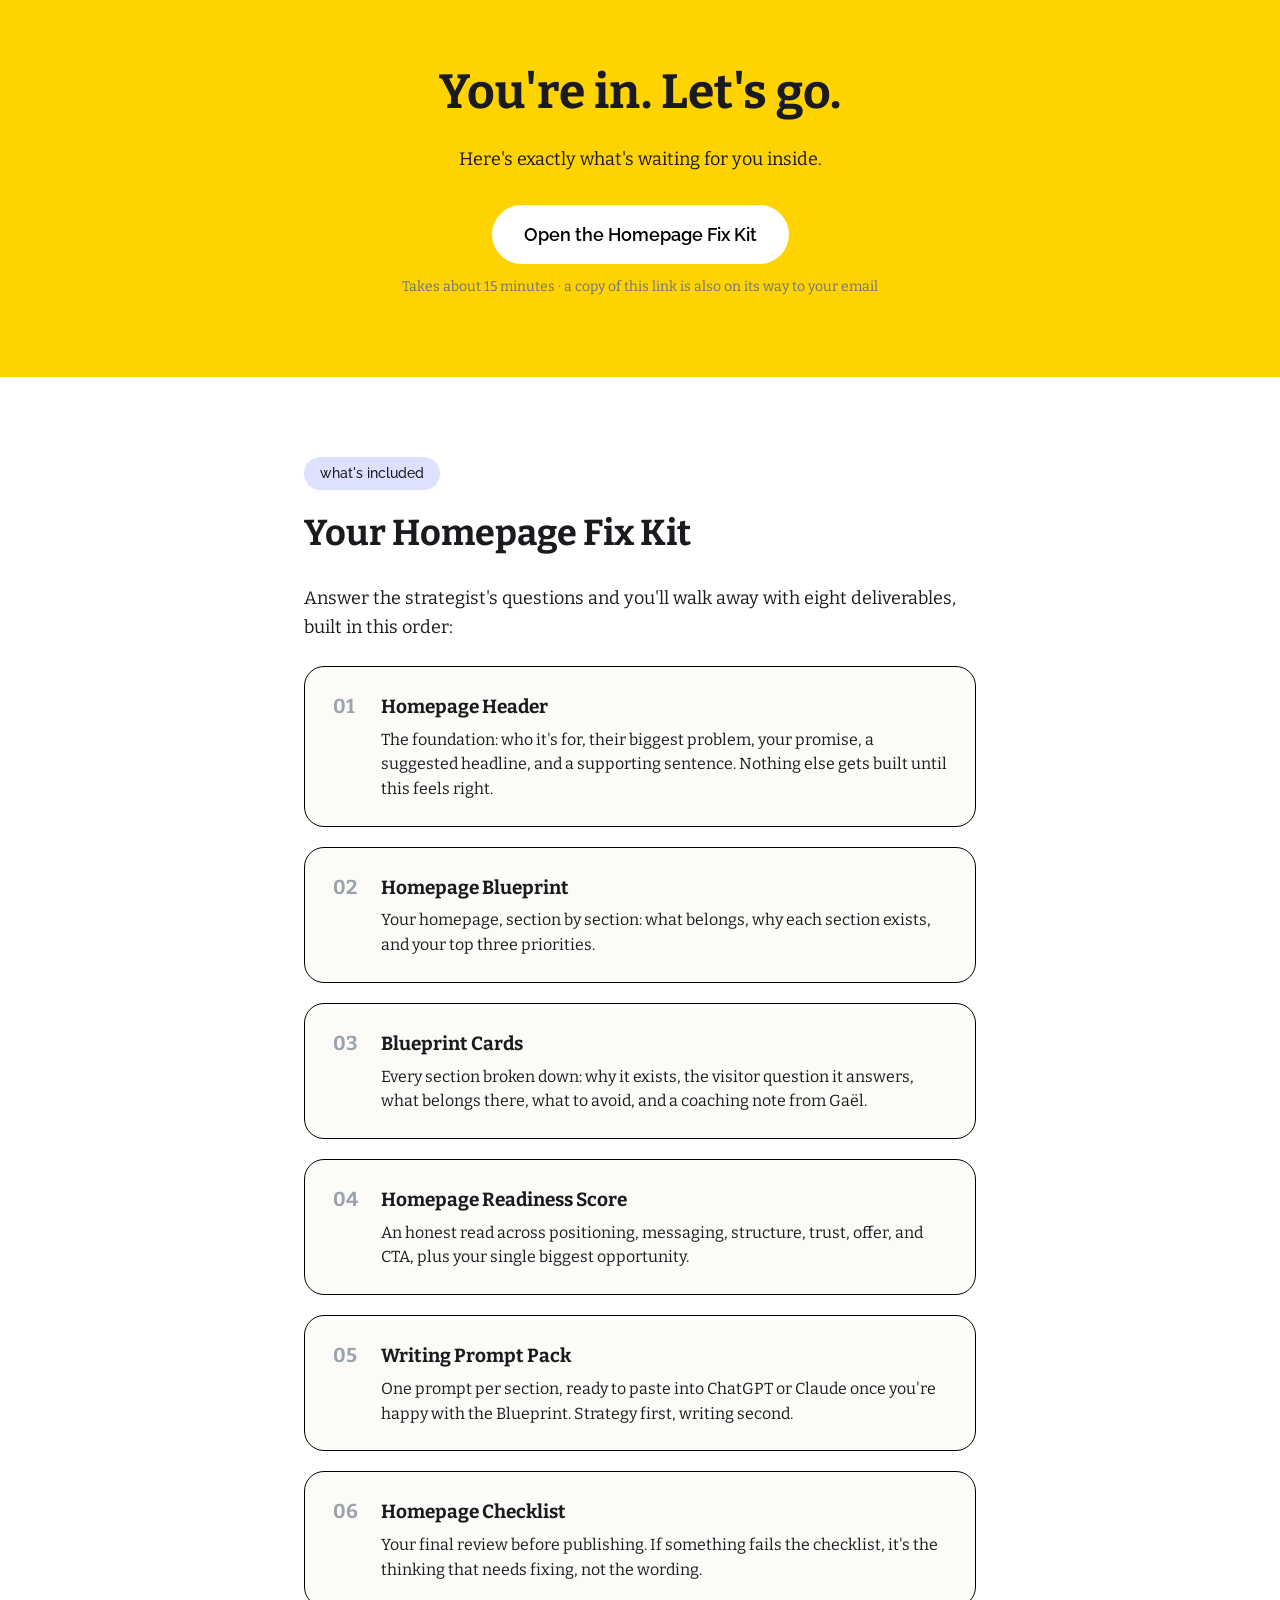
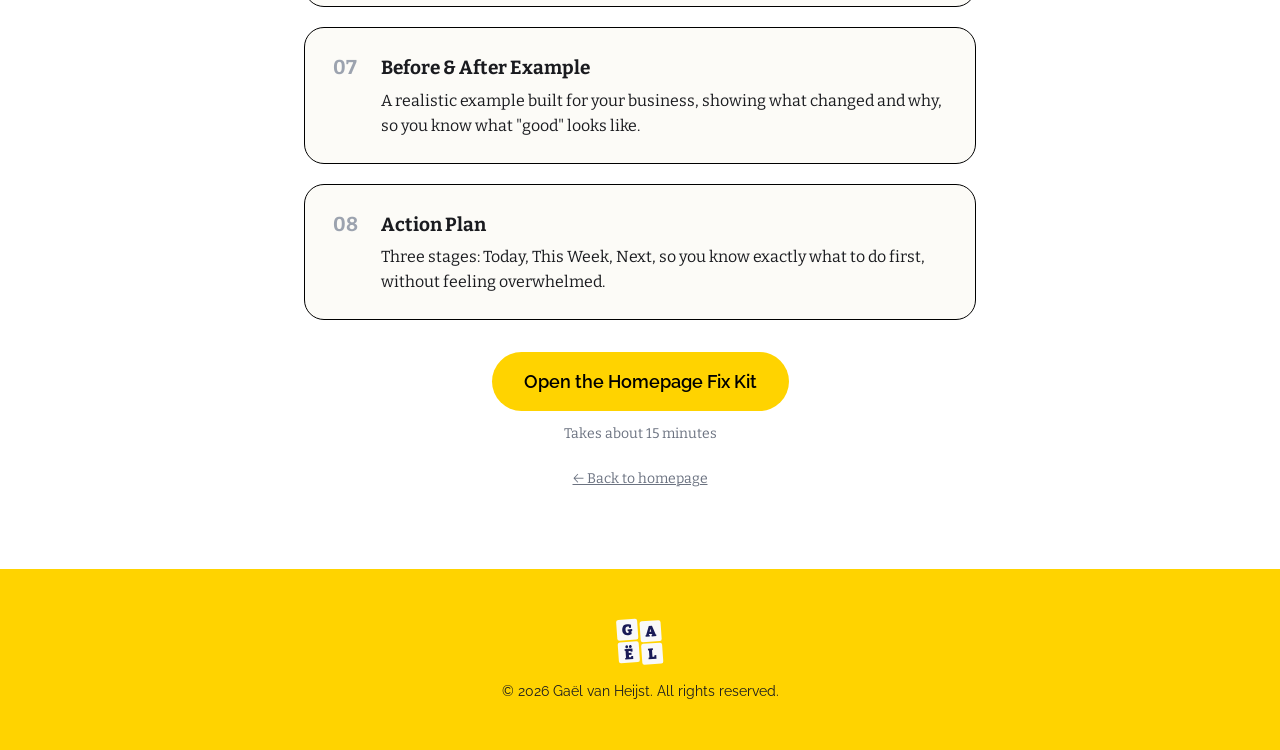
<file: success.html>
<!DOCTYPE html>
<html lang="en">
<head>
  <meta charset="UTF-8" />
  <meta name="viewport" content="width=device-width, initial-scale=1.0" />
  <title>You're in | Homepage Fix Kit</title>
  <link rel="preconnect" href="https://fonts.googleapis.com" />
  <link rel="preconnect" href="https://fonts.gstatic.com" crossorigin />
  <link
    href="https://fonts.googleapis.com/css2?family=Bitter:ital,wght@0,400;0,700;1,400&family=Raleway:wght@400;500;600;700&family=Caveat:wght@500;600;700&display=swap"
    rel="stylesheet"
  />
  <link rel="stylesheet" href="css/styles.css" />
</head>
<body>

  <section class="hero bg-yellow" style="padding-top: 64px;">
    <div class="container">
      <h1>You're in. Let's go.</h1>
      <p class="subheadline">Here's exactly what's waiting for you inside.</p>
      <div class="cta-wrap">
        <a href="#" class="cta-button cta-button--white" data-gpt-button target="_blank" rel="noopener">Open the Homepage Fix Kit</a>
        <p class="trust-line">Takes about 15 minutes · a copy of this link is also on its way to your email</p>
      </div>
    </div>
  </section>

  <section>
    <div class="container">
      <div class="section-label">what's included</div>
      <h2>Your Homepage Fix Kit</h2>
      <p class="body-text">
        Answer the strategist's questions and you'll walk away with eight
        deliverables, built in this order:
      </p>

      <div class="pack-item">
        <div class="pack-item-number">01</div>
        <div>
          <h3>Homepage Header</h3>
          <p>The foundation: who it's for, their biggest problem, your promise, a suggested headline, and a supporting sentence. Nothing else gets built until this feels right.</p>
        </div>
      </div>
      <div class="pack-item">
        <div class="pack-item-number">02</div>
        <div>
          <h3>Homepage Blueprint</h3>
          <p>Your homepage, section by section: what belongs, why each section exists, and your top three priorities.</p>
        </div>
      </div>
      <div class="pack-item">
        <div class="pack-item-number">03</div>
        <div>
          <h3>Blueprint Cards</h3>
          <p>Every section broken down: why it exists, the visitor question it answers, what belongs there, what to avoid, and a coaching note from Gaël.</p>
        </div>
      </div>
      <div class="pack-item">
        <div class="pack-item-number">04</div>
        <div>
          <h3>Homepage Readiness Score</h3>
          <p>An honest read across positioning, messaging, structure, trust, offer, and CTA, plus your single biggest opportunity.</p>
        </div>
      </div>
      <div class="pack-item">
        <div class="pack-item-number">05</div>
        <div>
          <h3>Writing Prompt Pack</h3>
          <p>One prompt per section, ready to paste into ChatGPT or Claude once you're happy with the Blueprint. Strategy first, writing second.</p>
        </div>
      </div>
      <div class="pack-item">
        <div class="pack-item-number">06</div>
        <div>
          <h3>Homepage Checklist</h3>
          <p>Your final review before publishing. If something fails the checklist, it's the thinking that needs fixing, not the wording.</p>
        </div>
      </div>
      <div class="pack-item">
        <div class="pack-item-number">07</div>
        <div>
          <h3>Before &amp; After Example</h3>
          <p>A realistic example built for your business, showing what changed and why, so you know what "good" looks like.</p>
        </div>
      </div>
      <div class="pack-item">
        <div class="pack-item-number">08</div>
        <div>
          <h3>Action Plan</h3>
          <p>Three stages: Today, This Week, Next, so you know exactly what to do first, without feeling overwhelmed.</p>
        </div>
      </div>

      <div class="cta-wrap">
        <a href="#" class="cta-button" data-gpt-button target="_blank" rel="noopener">Open the Homepage Fix Kit</a>
        <p class="trust-line">Takes about 15 minutes</p>
      </div>
      <p class="trust-line" style="margin-top: 24px;">
        <a href="fix-kit.html" style="color: inherit;">← Back to homepage</a>
      </p>
    </div>
  </section>

  <footer>
    <div class="container">
      <img src="images/logo_gael.svg" alt="Gaël van Heijst" style="width: 48px; height: auto; margin: 0 auto 16px auto;" />
      <p>&copy; <span id="year"></span> Gaël van Heijst. All rights reserved.</p>
    </div>
  </footer>

  <script src="config.js"></script>
  <script src="js/script.js"></script>
  <script>
    document.getElementById("year").textContent = new Date().getFullYear();
  </script>
</body>
</html>
</file>
<file: css/styles.css>
/* ==========================================================================
   Homepage Fix Kit — sales page
   Plain CSS, no build step. Mirrors the Tailwind-style spec in prose.
   ========================================================================== */

:root {
  --color-bg: #ffffff;
  --color-cream: #fcfbf7;
  --color-text: #1a1b1f;
  --color-gray-400: #9ca3af;
  --color-gray-500: #6b7280;
  --color-gray-800: #1f2937;
  --color-light-gray-bg: #f8f8f8;
  --color-black: #000000;
  --color-yellow: #ffd300;
  --color-lavender: #dde1ff;
  --content-max-width: 720px;
  --section-padding-y: 80px; /* py-20 */
  --paragraph-gap: 24px; /* mb-6 */
  --font-heading: Bitter, Georgia, serif;
  --font-body: Bitter, Georgia, serif;
  --font-ui: Raleway, -apple-system, BlinkMacSystemFont, "Segoe UI", sans-serif;
  --font-quote: Caveat, cursive;
}

* {
  box-sizing: border-box;
}

html {
  -webkit-font-smoothing: antialiased;
}

body {
  margin: 0;
  background: var(--color-bg);
  color: var(--color-text);
  font-family: var(--font-body);
  font-size: 16px;
  line-height: 1.5;
}

.bg-yellow {
  background: var(--color-yellow);
}

.bg-cream {
  background: var(--color-cream);
}

.bg-gray {
  background: var(--color-light-gray-bg);
}

.bg-black {
  background: var(--color-black);
  color: #ffffff;
}

.bg-black .section-label {
  background: #ffffff;
  color: var(--color-text);
}

.bg-black .trust-line,
.bg-black .product-desc {
  color: #b7b7b7;
}

img {
  max-width: 100%;
  display: block;
}

.container {
  max-width: var(--content-max-width);
  margin: 0 auto;
  padding: 0 24px;
}

section {
  padding-top: var(--section-padding-y);
  padding-bottom: var(--section-padding-y);
}

p {
  margin: 0 0 var(--paragraph-gap) 0;
}

p:last-child {
  margin-bottom: 0;
}

/* Section label, e.g. "how it started" — styled as a lavender eyebrow pill */
.section-label {
  display: inline-block;
  font-family: var(--font-ui);
  font-size: 0.875rem; /* text-sm */
  color: var(--color-text);
  background: var(--color-lavender);
  padding: 6px 16px;
  border-radius: 999px;
  margin-bottom: 16px; /* mb-4 */
  font-weight: 500;
}

/* Headings */
h1 {
  font-family: var(--font-heading);
  font-size: 2.25rem; /* text-4xl */
  font-weight: 700;
  line-height: 1.2;
  margin: 0 0 var(--paragraph-gap) 0;
}

h2 {
  font-family: var(--font-heading);
  font-size: 1.875rem; /* text-3xl */
  font-weight: 700;
  margin: 0 0 var(--paragraph-gap) 0;
}

@media (min-width: 768px) {
  h1 {
    font-size: 3rem; /* md:text-5xl */
  }
  h2 {
    font-size: 2.25rem; /* md:text-4xl */
  }
}

.body-text {
  font-size: 1.125rem; /* text-lg */
  line-height: 1.625; /* leading-relaxed */
}

blockquote {
  font-family: var(--font-quote);
  font-size: 1.75rem;
  font-style: normal;
  line-height: 1.3;
  border-left: none;
  padding-left: 0;
  margin: 24px 0;
  text-align: center;
}

/* CTA buttons — fully rounded pill, yellow fill by default */
.cta-button {
  display: block;
  width: 100%;
  text-align: center;
  background: var(--color-yellow);
  color: var(--color-black);
  padding: 16px 32px; /* py-4 px-8 */
  border-radius: 999px;
  font-family: var(--font-ui);
  font-size: 1.125rem; /* text-lg */
  font-weight: 600;
  text-decoration: none;
  border: none;
  cursor: pointer;
  transition: background-color 0.15s ease, transform 0.15s ease;
}

.cta-button:hover {
  background: #e6bd00;
}

/* White pill variant — used on yellow backgrounds (e.g. the hero) */
.cta-button--white {
  background: #ffffff;
  color: var(--color-black);
}

.cta-button--white:hover {
  background: #f0f0f0;
}

@media (min-width: 768px) {
  .cta-button {
    width: auto;
    display: inline-block;
  }
}

.cta-wrap {
  text-align: center;
  margin-top: 32px;
}

.trust-line {
  font-size: 0.875rem; /* text-sm */
  color: var(--color-gray-500);
  text-align: center;
  margin-top: 12px;
}

/* ---- Hero ---- */
.hero {
  text-align: center;
  padding-top: 64px;
}

.hero .brand {
  font-family: var(--font-ui);
  font-size: 0.875rem;
  font-weight: 700;
  letter-spacing: 0.05em;
  text-transform: uppercase;
  color: var(--color-text);
  margin-bottom: 32px;
}

.hero .subheadline {
  font-family: var(--font-body);
  font-size: 1.125rem;
  color: var(--color-text);
  margin-bottom: 32px;
}

/* ---- Ticker / marquee ---- */
.ticker {
  background: var(--color-light-gray-bg);
  overflow: hidden;
  white-space: nowrap;
  padding: 16px 0;
}

.ticker-track {
  display: inline-block;
  animation: ticker-scroll 30s linear infinite;
}

.ticker-track span {
  font-family: var(--font-ui);
  font-size: 0.875rem;
  text-transform: uppercase;
  letter-spacing: 0.05em;
  color: var(--color-text);
  padding: 0 12px;
}

@keyframes ticker-scroll {
  0% {
    transform: translateX(0);
  }
  100% {
    transform: translateX(-50%);
  }
}

/* ---- Stats bar ---- */
.stats-bar {
  padding-top: 48px;
  padding-bottom: 48px;
}

.stats-grid {
  display: grid;
  grid-template-columns: repeat(2, 1fr);
  gap: 32px 16px;
  text-align: center;
}

@media (min-width: 768px) {
  .stats-grid {
    grid-template-columns: repeat(4, 1fr);
  }
}

.stat-number {
  font-family: var(--font-heading);
  font-size: 2.25rem; /* text-4xl */
  font-weight: 700;
}

.stat-label {
  font-family: var(--font-ui);
  font-size: 0.875rem;
  color: var(--color-gray-500);
  margin-top: 4px;
}

/* ---- Pain points list ---- */
.pain-list {
  padding-left: 20px;
  margin: 0 0 var(--paragraph-gap) 0;
}

.pain-list li {
  font-size: 1.125rem;
  line-height: 1.625;
  margin-bottom: 12px;
}

/* ---- How it works steps ---- */
.steps {
  display: grid;
  grid-template-columns: 1fr;
  gap: 32px;
  margin: 32px 0;
}

@media (min-width: 768px) {
  .steps {
    grid-template-columns: repeat(3, 1fr);
  }
}

.step {
  text-align: center;
}

.step .step-number {
  display: inline-flex;
  align-items: center;
  justify-content: center;
  width: 40px;
  height: 40px;
  border-radius: 50%;
  background: var(--color-yellow);
  color: var(--color-black);
  font-family: var(--font-heading);
  font-weight: 700;
  margin-bottom: 16px;
}

.step h3 {
  font-family: var(--font-heading);
  font-size: 1.25rem;
  font-weight: 700;
  margin: 0 0 8px 0;
}

.step p {
  font-family: var(--font-body);
  font-size: 1rem;
  color: var(--color-text);
}

/* ---- Before / after shift ---- */
.shift-grid {
  display: grid;
  grid-template-columns: 1fr;
  gap: 16px;
  margin: 32px 0 0 0;
  align-items: center;
}

@media (min-width: 768px) {
  .shift-grid {
    grid-template-columns: 1fr auto 1fr;
  }
}

.shift-col {
  border: 1px solid var(--color-black);
  border-radius: 20px;
  background: var(--color-cream);
  padding: 24px 28px;
}

.shift-col.after {
  background: var(--color-yellow);
}

.shift-col h3 {
  font-family: var(--font-ui);
  text-transform: uppercase;
  letter-spacing: 0.05em;
  font-size: 0.8125rem;
  font-weight: 700;
  color: var(--color-gray-500);
  margin: 0 0 12px 0;
}

.shift-col.after h3 {
  color: var(--color-text);
}

.shift-col ul {
  margin: 0;
  padding-left: 20px;
}

.shift-col li {
  font-size: 1.0625rem;
  line-height: 1.6;
  margin-bottom: 8px;
}

.shift-col li:last-child {
  margin-bottom: 0;
}

.shift-arrow {
  text-align: center;
  font-size: 1.5rem;
  font-weight: 700;
  color: var(--color-black);
}

/* ---- Generic bordered card (cream fill, black border) ---- */
.bordered-card {
  border: 1px solid var(--color-black);
  border-radius: 20px;
  background: var(--color-cream);
  padding: 28px 32px;
}

/* ---- Two-ways-to-use grid (parallel options, no arrow) ---- */
.two-ways-grid {
  display: grid;
  grid-template-columns: 1fr;
  gap: 16px;
  margin: 32px 0 0 0;
}

@media (min-width: 768px) {
  .two-ways-grid {
    grid-template-columns: 1fr 1fr;
  }
}

.shift-col .section-label {
  margin-bottom: 12px;
}

/* ---- Two-column photo + text (story sections) ---- */
.story-container {
  max-width: 1040px;
  margin: 0 auto;
  padding: 0 24px;
}

.story-grid {
  display: grid;
  grid-template-columns: 1fr;
  gap: 32px;
  align-items: center;
}

@media (min-width: 768px) {
  .story-grid {
    grid-template-columns: 1fr 1fr;
    gap: 48px;
  }

  /* Photo on the right, text on the left */
  .story-grid--reverse .story-photo {
    order: 2;
  }
}

.story-photo {
  width: 100%;
  border-radius: 20px;
  display: block;
}

.tile-group-label {
  font-family: var(--font-heading);
  font-weight: 700;
  font-size: 1.125rem;
  margin: 32px 0 12px 0;
}

/* ---- Blueprint Card sample ---- */
.card-title {
  font-family: var(--font-heading);
  font-size: 1.25rem;
  font-weight: 700;
  margin: 12px 0 20px 0;
}

.shift-col .card-title {
  margin: 0 0 8px 0;
}

.blueprint-card-sample .card-field {
  margin-bottom: 16px;
}

.blueprint-card-sample .card-field:last-child {
  margin-bottom: 0;
}

.blueprint-card-sample .card-field-label {
  display: block;
  font-family: var(--font-ui);
  font-size: 0.75rem;
  font-weight: 700;
  text-transform: uppercase;
  letter-spacing: 0.05em;
  color: var(--color-gray-500);
  margin-bottom: 4px;
}

.blueprint-card-sample .card-field-value {
  font-size: 1rem;
  line-height: 1.55;
}

/* ---- Fix Kit deliverable list ---- */
.pack-item {
  border: 1px solid var(--color-black);
  border-radius: 20px;
  background: var(--color-cream);
  padding: 24px 28px;
  margin-bottom: 20px;
  display: flex;
  gap: 20px;
  align-items: baseline;
}

.pack-item-number {
  font-family: var(--font-heading);
  font-weight: 700;
  font-size: 1.25rem;
  color: var(--color-gray-400);
  flex-shrink: 0;
  min-width: 28px;
}

.pack-item h3 {
  font-family: var(--font-heading);
  font-size: 1.1875rem;
  font-weight: 700;
  margin: 0 0 6px 0;
}

.pack-item p {
  margin: 0;
  font-size: 1rem;
  line-height: 1.55;
}

/* ---- Blueprint visual (flow diagram + score panel) ---- */
.blueprint-visual {
  display: grid;
  grid-template-columns: 1fr;
  gap: 20px;
  margin: 32px 0;
}

@media (min-width: 768px) {
  .blueprint-visual {
    grid-template-columns: 1fr 1fr;
  }
}

.blueprint-flow,
.score-panel {
  border: 1px solid var(--color-black);
  border-radius: 20px;
  background: var(--color-cream);
  padding: 28px;
}

.blueprint-flow-title,
.score-panel-title {
  font-family: var(--font-ui);
  font-size: 0.75rem;
  text-transform: uppercase;
  letter-spacing: 0.05em;
  color: var(--color-gray-500);
  margin-bottom: 20px;
}

.blueprint-flow-steps {
  display: flex;
  flex-direction: column;
  align-items: center;
}

.blueprint-flow-step {
  background: #ffffff;
  border: 1px solid var(--color-black);
  border-radius: 999px;
  padding: 8px 22px;
  font-family: var(--font-ui);
  font-weight: 600;
  font-size: 0.9375rem;
}

.blueprint-flow-arrow {
  font-size: 1.1rem;
  line-height: 1;
  margin: 4px 0;
  color: var(--color-gray-500);
}

.score-item {
  margin-bottom: 20px;
}

.score-item:last-child {
  margin-bottom: 0;
}

.score-item-head {
  display: flex;
  justify-content: space-between;
  align-items: baseline;
  margin-bottom: 8px;
}

.score-label {
  font-family: var(--font-ui);
  font-size: 0.9375rem;
  font-weight: 600;
}

.score-value {
  font-family: var(--font-heading);
  font-weight: 700;
  font-size: 1.125rem;
}

.score-bar-track {
  height: 10px;
  background: #ffffff;
  border: 1px solid var(--color-black);
  border-radius: 999px;
  overflow: hidden;
}

.score-bar-fill {
  height: 100%;
  background: var(--color-yellow);
  border-radius: 999px;
}

/* ---- Product preview card ---- */
.preview-card {
  background: var(--color-cream);
  border: 1px solid var(--color-black);
  border-radius: 20px;
  padding: 32px;
  margin: 32px 0;
  font-family: "SF Mono", ui-monospace, SFMono-Regular, Menlo, Consolas, monospace;
}

.preview-card .preview-meta {
  font-family: var(--font-ui);
  font-size: 0.75rem;
  color: var(--color-gray-500);
  text-transform: uppercase;
  letter-spacing: 0.05em;
  margin-bottom: 16px;
}

.preview-card h4 {
  font-family: var(--font-heading);
  font-size: 1.0625rem;
  font-weight: 700;
  margin: 24px 0 8px 0;
}

.preview-card p {
  font-size: 0.9375rem;
  line-height: 1.6;
}

.full-output-blur-wrap {
  position: relative;
  margin-top: 24px;
}

.full-output-blur {
  filter: blur(4px);
  user-select: none;
  pointer-events: none;
}

.full-output-unlock {
  position: absolute;
  inset: 0;
  display: flex;
  align-items: center;
  justify-content: center;
  text-align: center;
  font-family: var(--font-ui);
  font-weight: 600;
  font-size: 0.9375rem;
  color: var(--color-text);
  background: rgba(252, 251, 247, 0.6);
}

/* Sections table */
.sections-table {
  width: 100%;
  border-collapse: collapse;
  margin: 32px 0;
  font-size: 0.9375rem;
}

.sections-table th,
.sections-table td {
  text-align: left;
  padding: 12px;
  border-bottom: 1px solid #e5e7eb;
  vertical-align: top;
}

.sections-table th {
  color: var(--color-gray-500);
  font-size: 0.8125rem;
  text-transform: uppercase;
  letter-spacing: 0.05em;
}

/* ---- Bonuses ---- */
.bonus {
  border: 1px solid var(--color-black);
  border-radius: 20px;
  background: var(--color-cream);
  padding: 24px 28px;
  margin-bottom: 24px;
}

.bonus h3 {
  font-family: var(--font-heading);
  font-size: 1.25rem;
  font-weight: 700;
  margin: 0 0 8px 0;
}

/* ---- Testimonials ---- */
.testimonial-grid {
  display: grid;
  gap: 24px;
}

.testimonial-grid blockquote {
  margin: 0;
}

.reviews-image {
  width: 100%;
  border: 1px solid var(--color-black);
  border-radius: 20px;
  margin-top: 32px;
}

/* ---- Founder bio ---- */
.founder-photo {
  width: 120px;
  height: 120px;
  border-radius: 50%;
  object-fit: cover;
  border: 2px solid var(--color-black);
  margin: 0 auto 24px auto;
  background: #ffffff;
}

.founder-title {
  font-family: var(--font-ui);
  color: var(--color-gray-500);
  font-size: 1rem;
  margin-bottom: 24px;
}

.founder-list {
  padding-left: 20px;
}

.founder-list li {
  font-size: 1.125rem;
  line-height: 1.625;
  margin-bottom: 12px;
}

/* ---- FAQ accordion ---- */
.faq-item {
  border-bottom: 1px solid #e5e7eb;
}

.faq-question {
  width: 100%;
  background: none;
  border: none;
  text-align: left;
  padding: 20px 0;
  font-family: var(--font-heading);
  font-size: 1.125rem;
  font-weight: 700;
  color: var(--color-text);
  display: flex;
  align-items: center;
  justify-content: space-between;
  cursor: pointer;
}

.faq-icon {
  font-size: 1.25rem;
  line-height: 1;
  margin-left: 16px;
  flex-shrink: 0;
}

.faq-answer {
  max-height: 0;
  overflow: hidden;
  transition: max-height 0.2s ease;
}

.faq-answer p {
  font-size: 1.0625rem;
  line-height: 1.625;
  padding-bottom: 20px;
  color: var(--color-gray-800);
}

.faq-item.open .faq-answer {
  max-height: 400px;
}

/* ---- Checkout section ---- */
.checkout-box {
  background: var(--color-cream);
  border: 1px solid var(--color-black);
  border-radius: 20px;
  padding: 40px 32px;
  text-align: center;
}

.checkout-box .product-name {
  font-family: var(--font-heading);
  color: var(--color-text);
  font-weight: 700;
  font-size: 1.125rem;
  margin-bottom: 4px;
}

.checkout-box .product-desc {
  font-family: var(--font-ui);
  color: var(--color-gray-500);
  margin-bottom: 24px;
}

/* ---- Footer ---- */
footer {
  background: var(--color-yellow);
  padding: 48px 0;
  text-align: center;
  color: var(--color-text);
  font-family: var(--font-ui);
  font-size: 0.875rem;
}

/* ---- Simple pages (success / cancel) ---- */
.simple-page {
  min-height: 100vh;
  display: flex;
  align-items: center;
  justify-content: center;
  text-align: center;
}

.simple-page .container {
  padding-top: 80px;
  padding-bottom: 80px;
}
</file>
